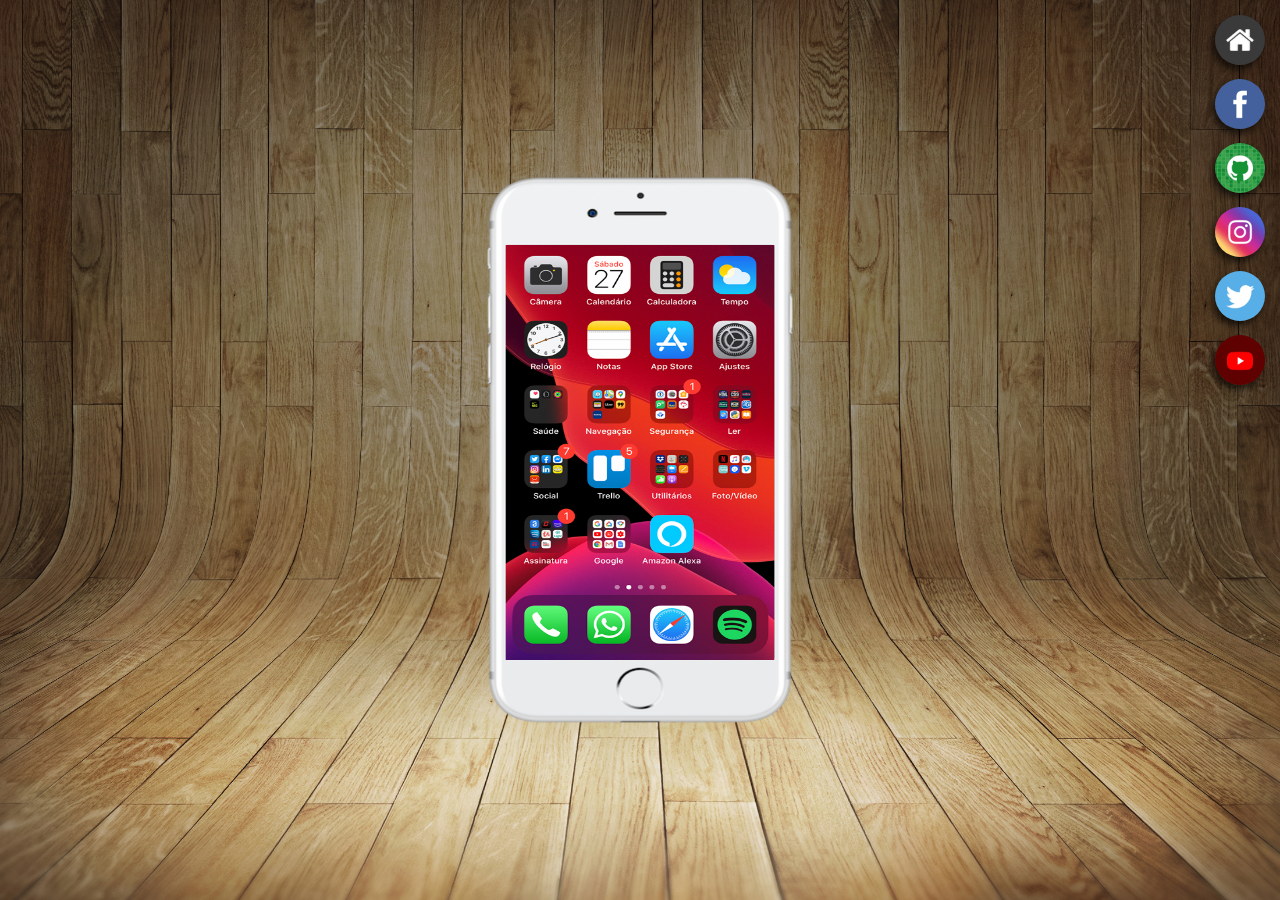
<file: index.html>
<!DOCTYPE html>
<html lang="en">
<head>
    <meta charset="UTF-8">
    <meta http-equiv="X-UA-Compatible" content="IE=edge">
    <meta name="viewport" content="width=device-width, initial-scale=1.0">
    <link rel="shortcut icon" href="favicon.ico" type="image/x-icon">
    <link rel="stylesheet" href="estilo/style.css">
    <title>Redes Sociais</title>
</head>
<body>
    <main>
        <section id="iphone">
            <iframe src="Paginas/home.html" frameborder="0" name="tela" id="tela">Seu navegador nao suporta Iframes, tente atualiza-lo ou troca de navegador!</iframe>
        </section>
        <section id="Botoes">
            <a href="Paginas/home.html" target="tela"><img src="imagens/logo-home.jpg" alt="logo-home"></a><br>
            <a href="Paginas/facebook.html" target="tela"><img src="imagens/logo-facebook.jpg" alt="logo-facebook"></a><br>
            <a href="Paginas/github.html" target="tela"><img src="imagens/logo-github.jpg" alt="logo-github"></a><br>
            <a href="Paginas/instagram.html" target="tela"><img src="imagens/logo-instagram.jpg" alt="logo-instagram"></a><br>
            <a href="Paginas/twitter.html" target="tela"><img src="imagens/logo-twitter.jpg" alt="logo-twitter"></a><br>
            <a href="Paginas/youtube.html" target="tela"><img src="imagens/logo-youtube.jpg" alt="logo-youtube"></a>
        </section>
    </main>
</body>
</html>
</file>
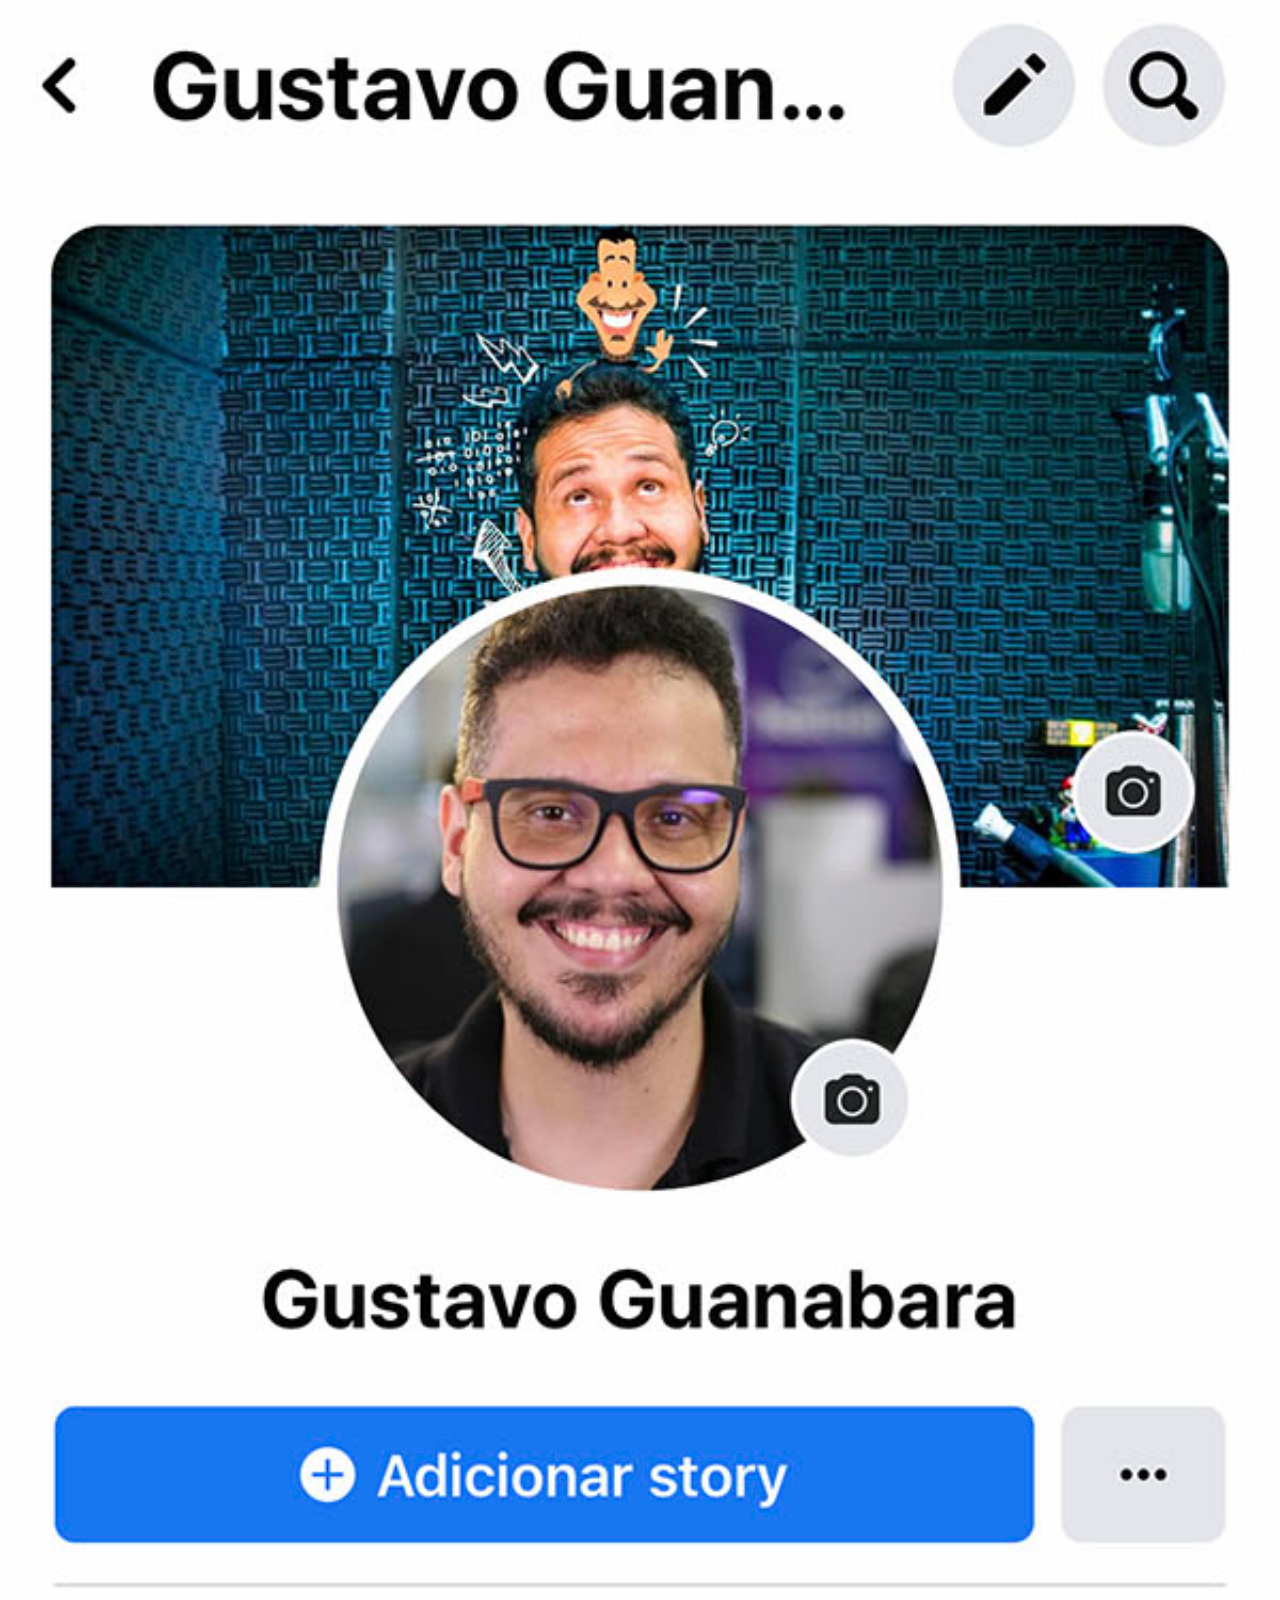
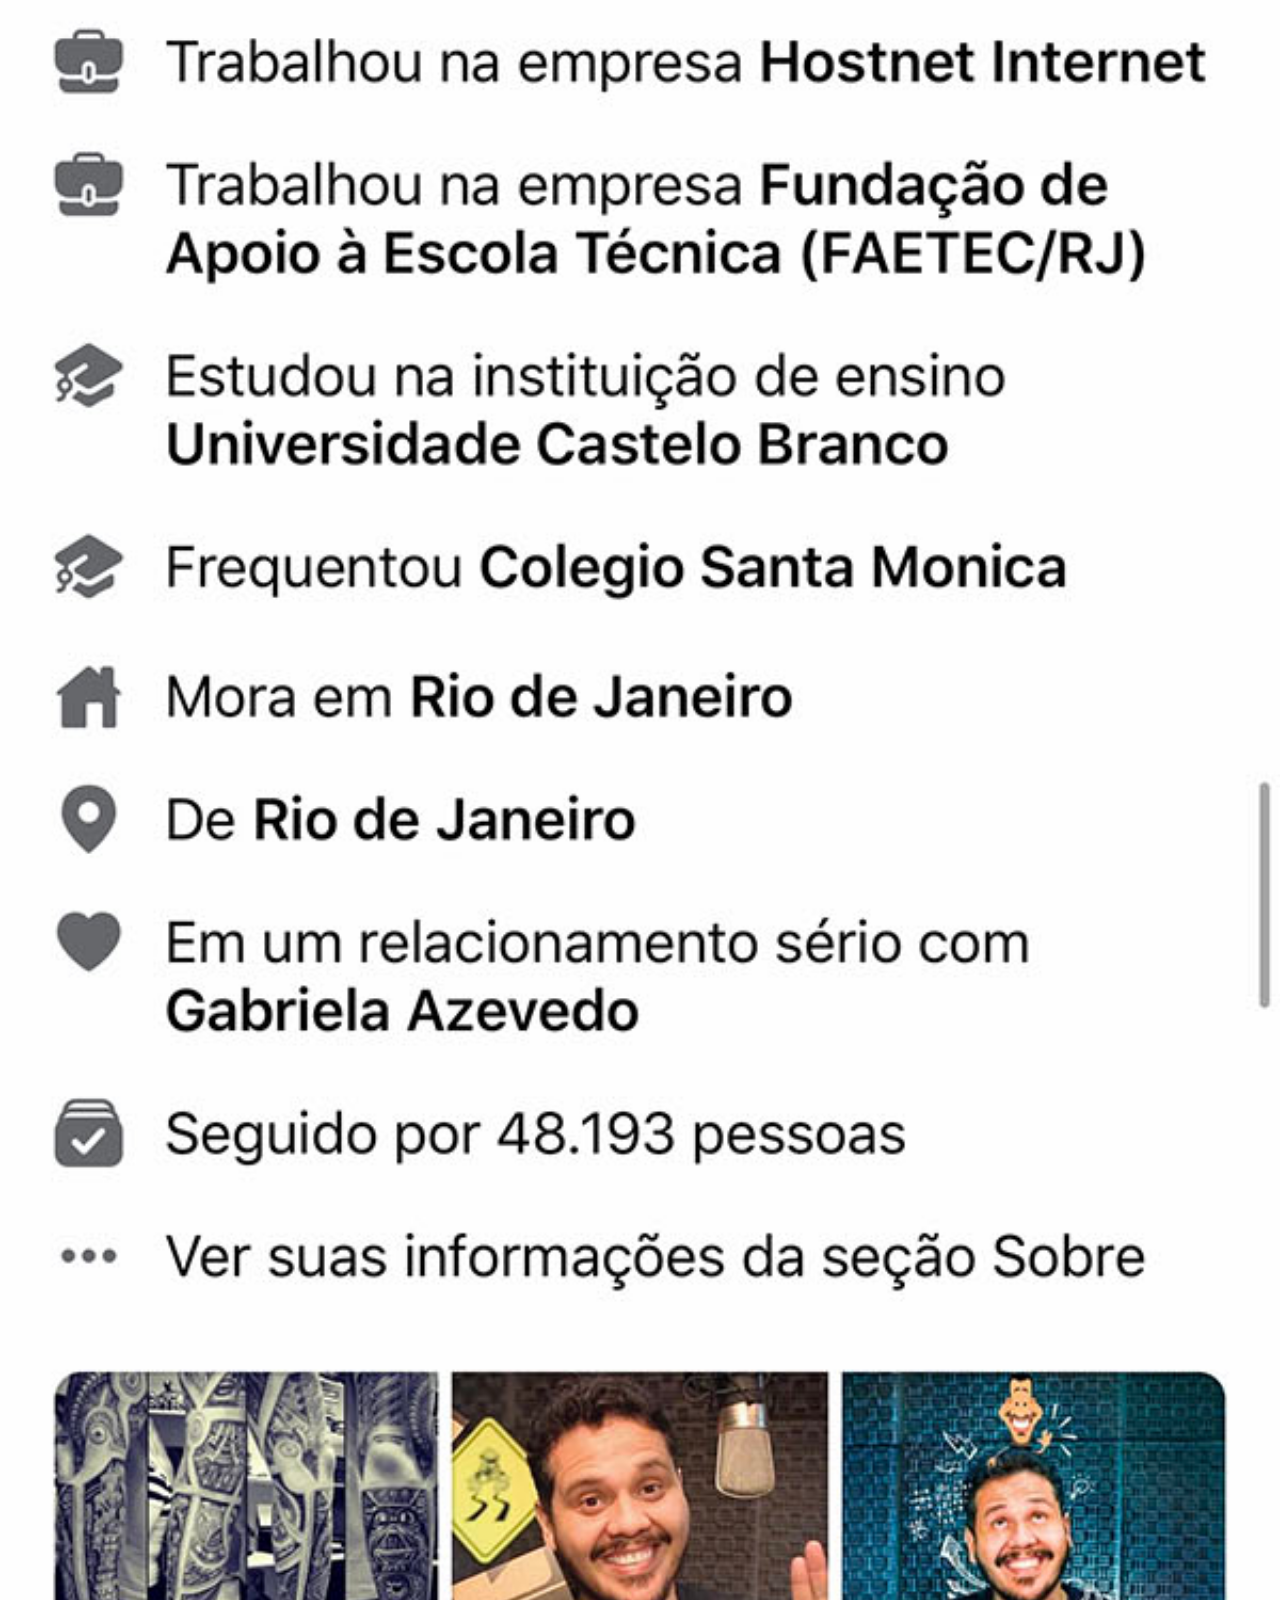
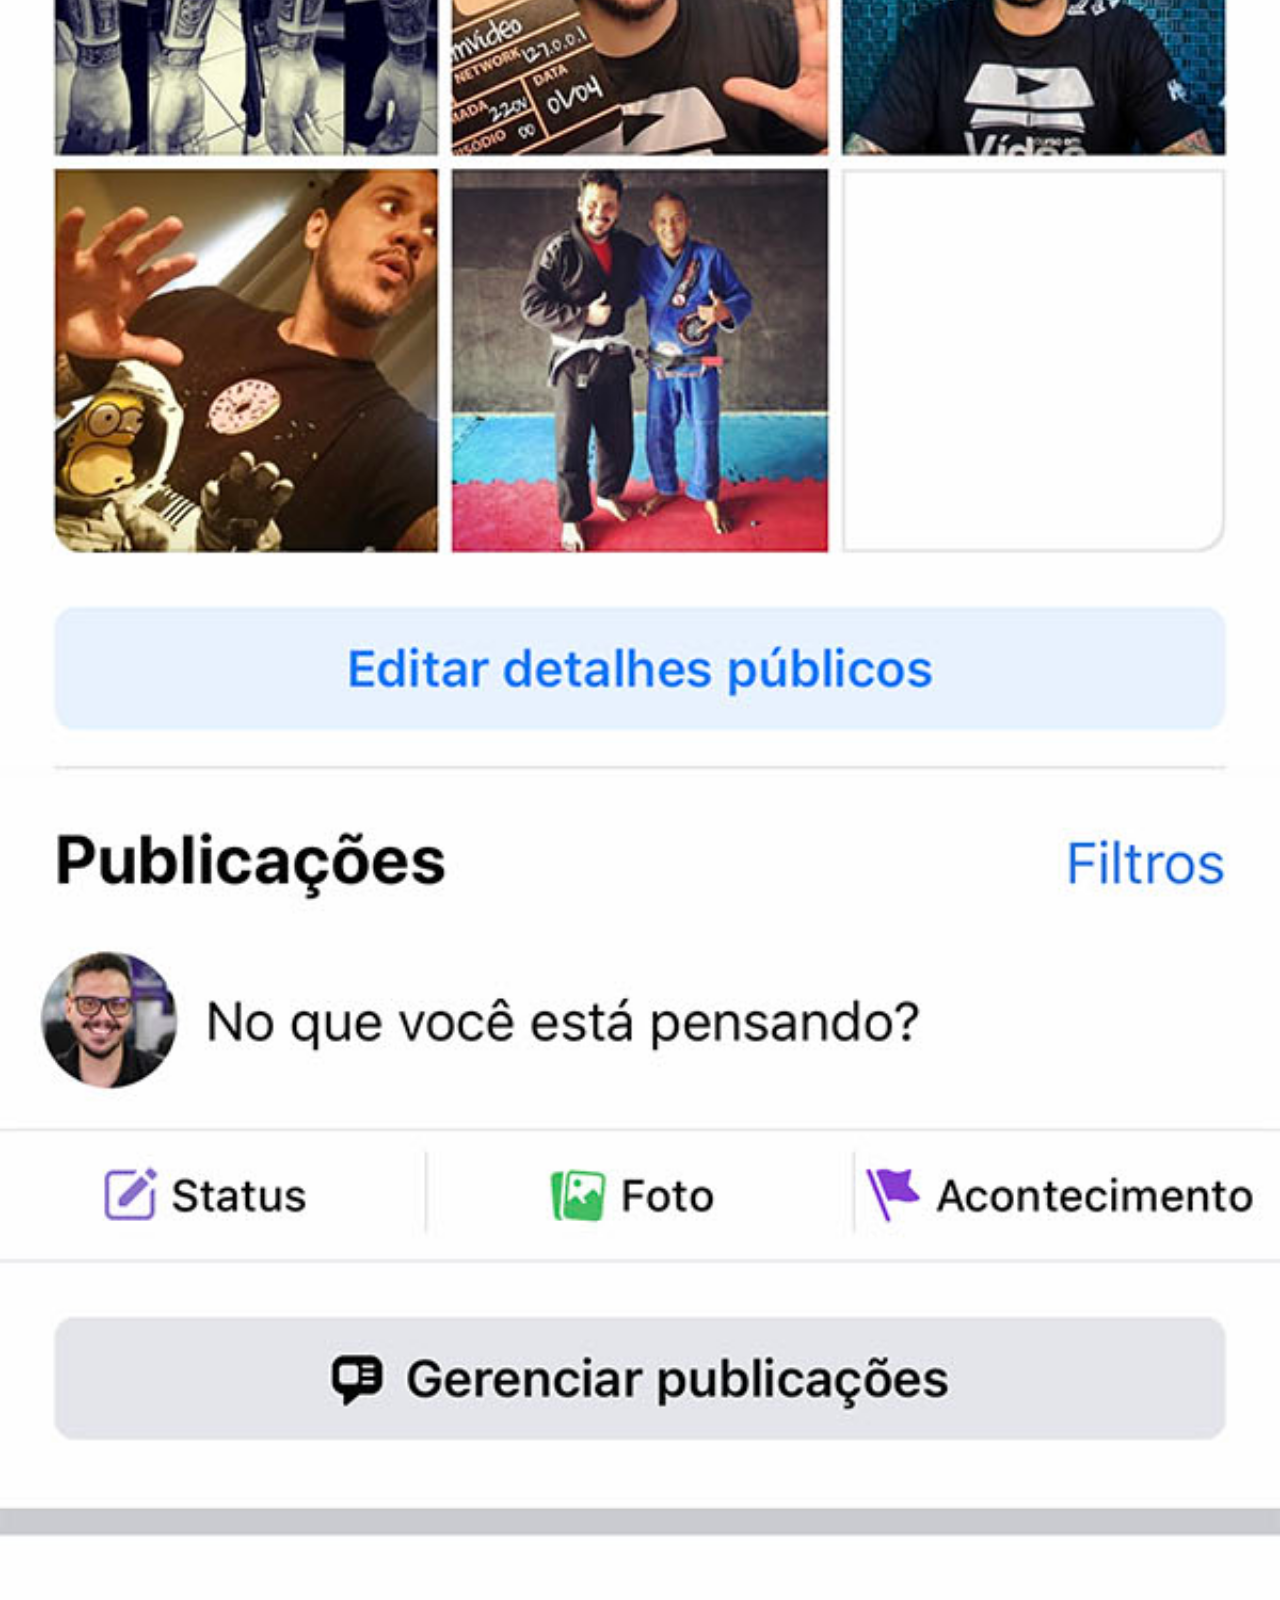
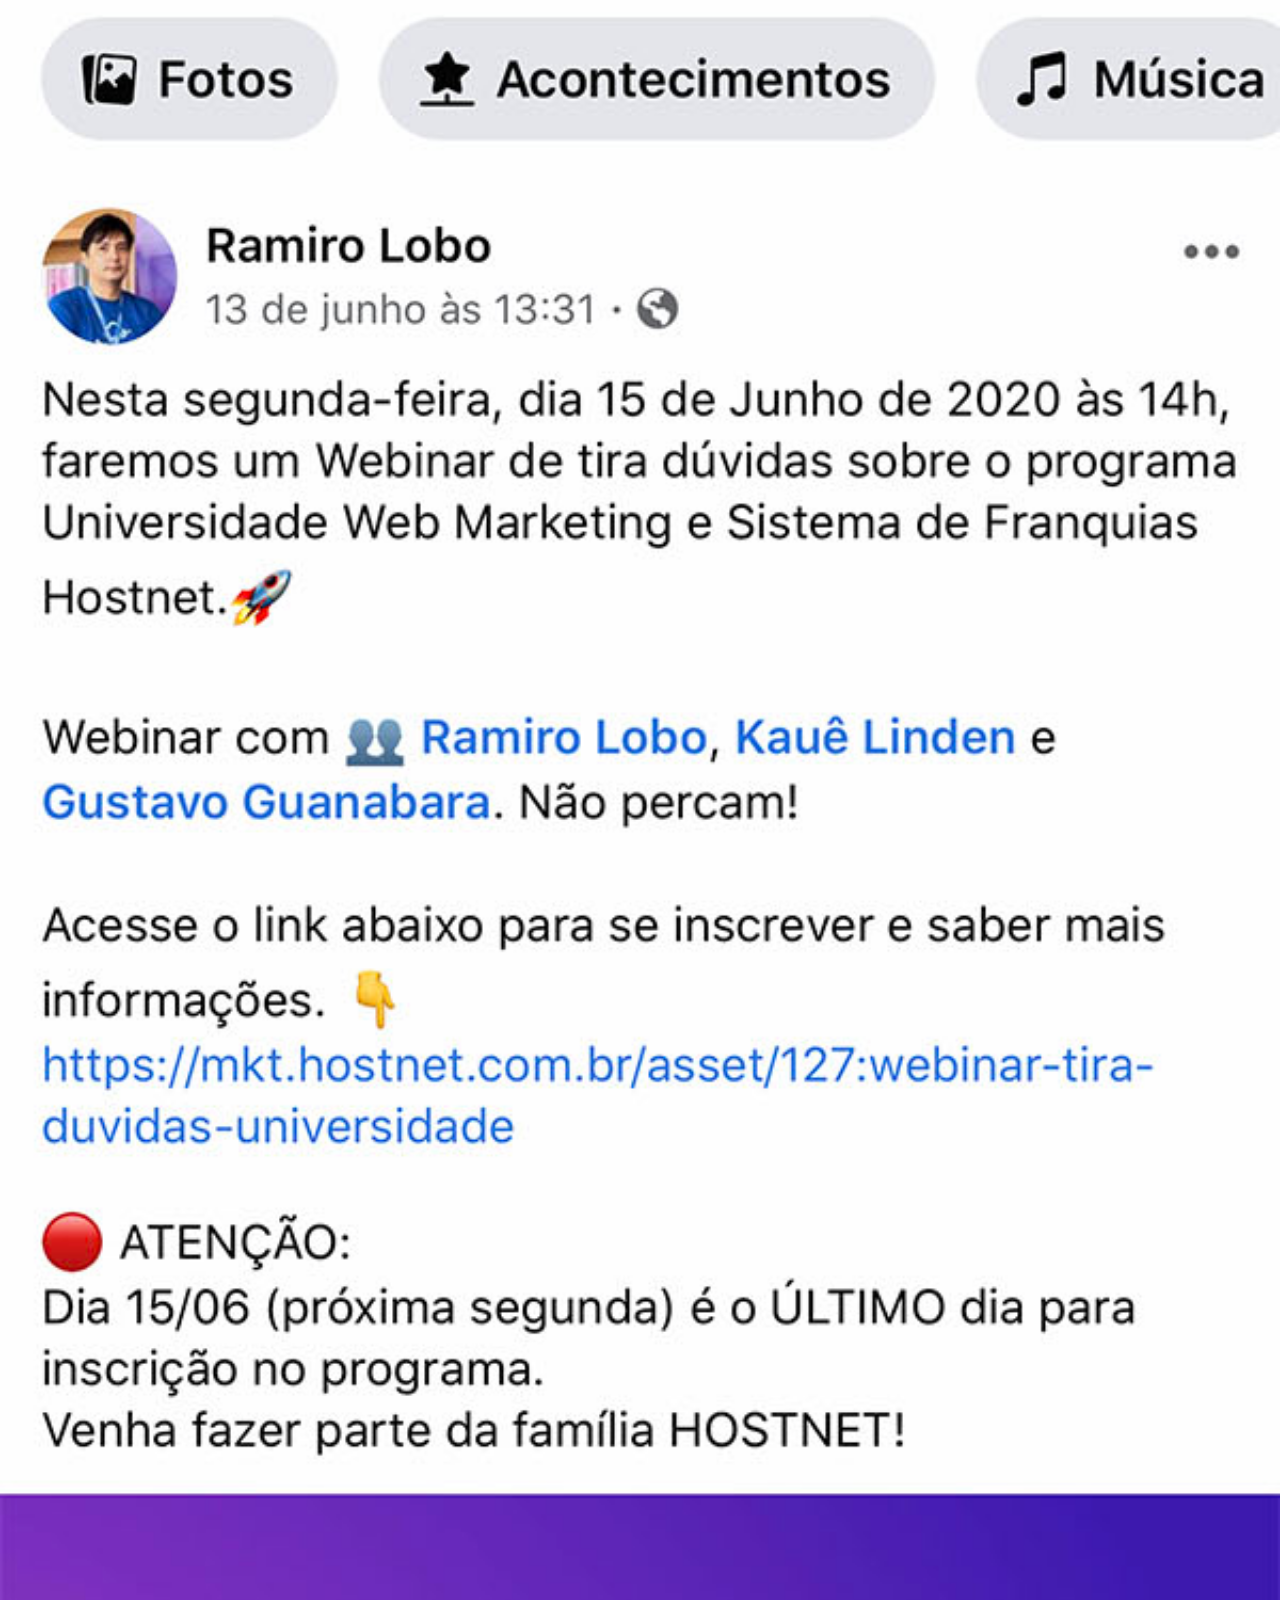
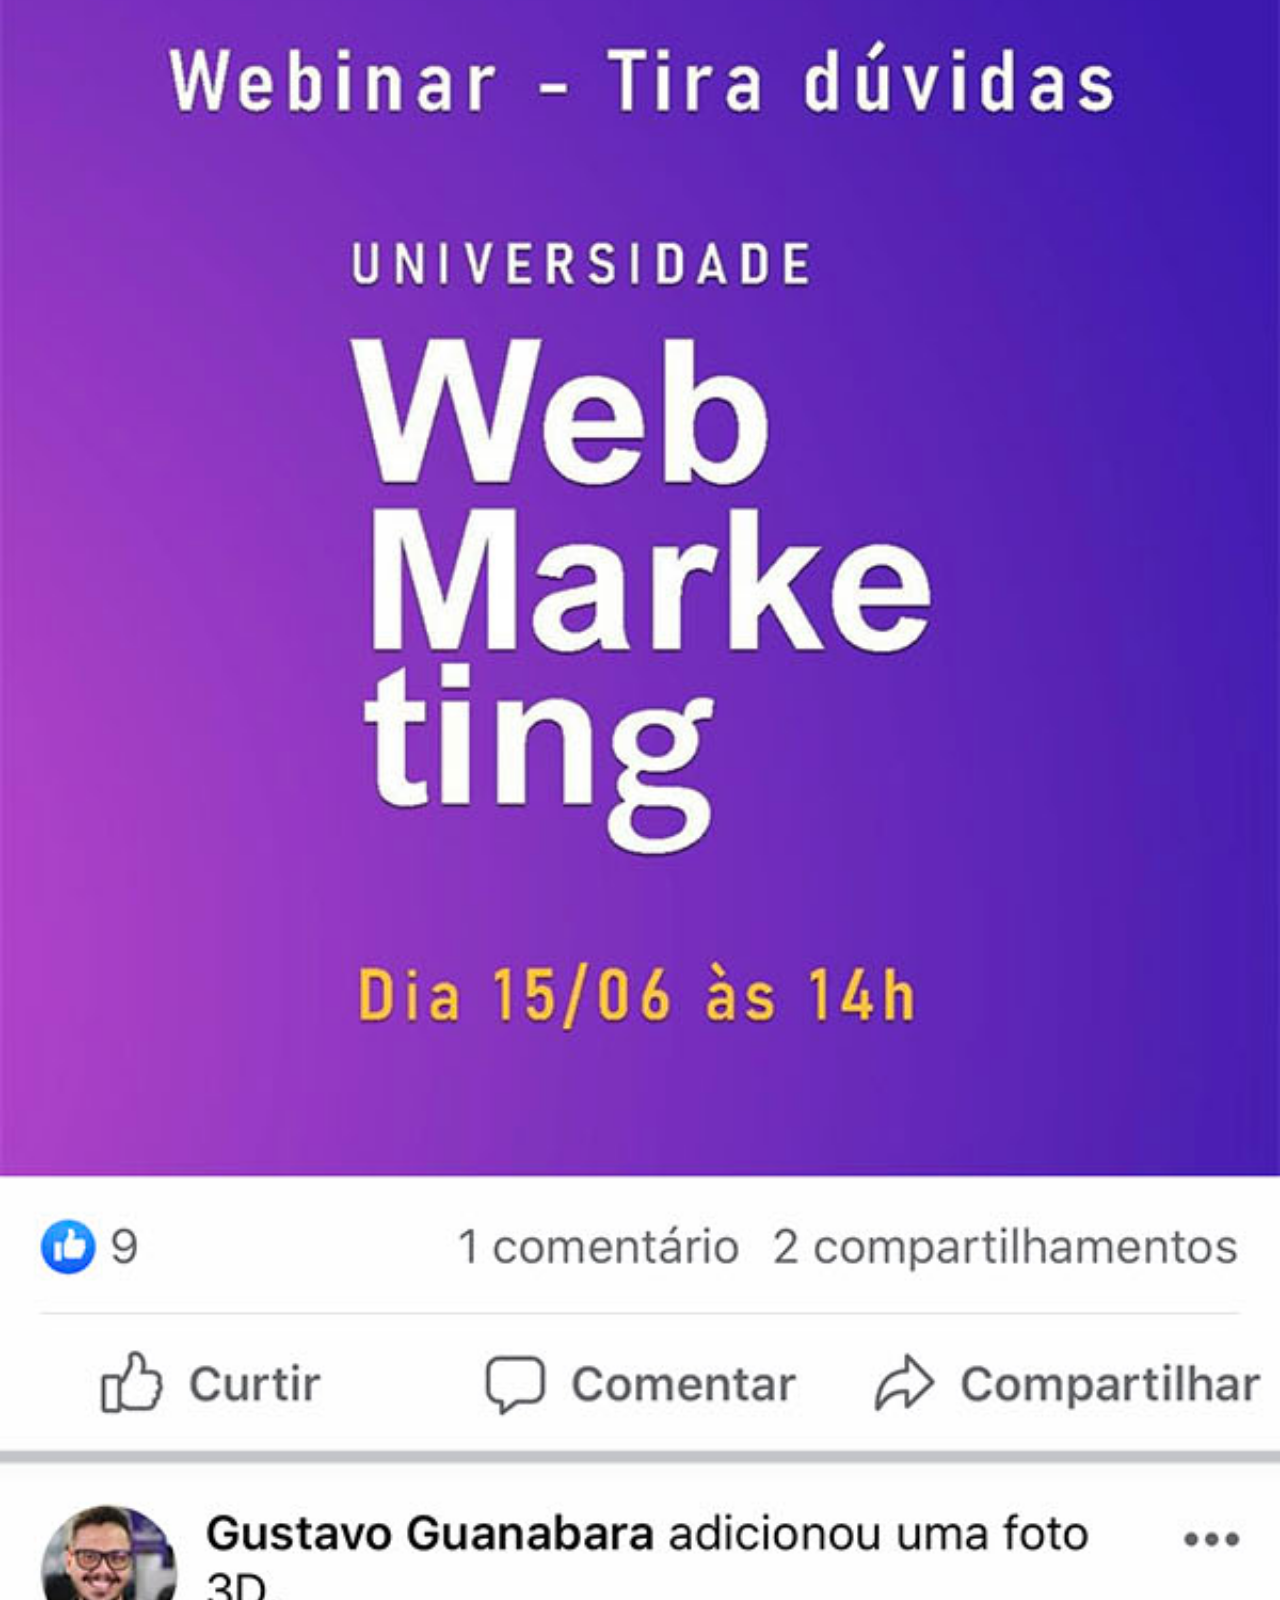
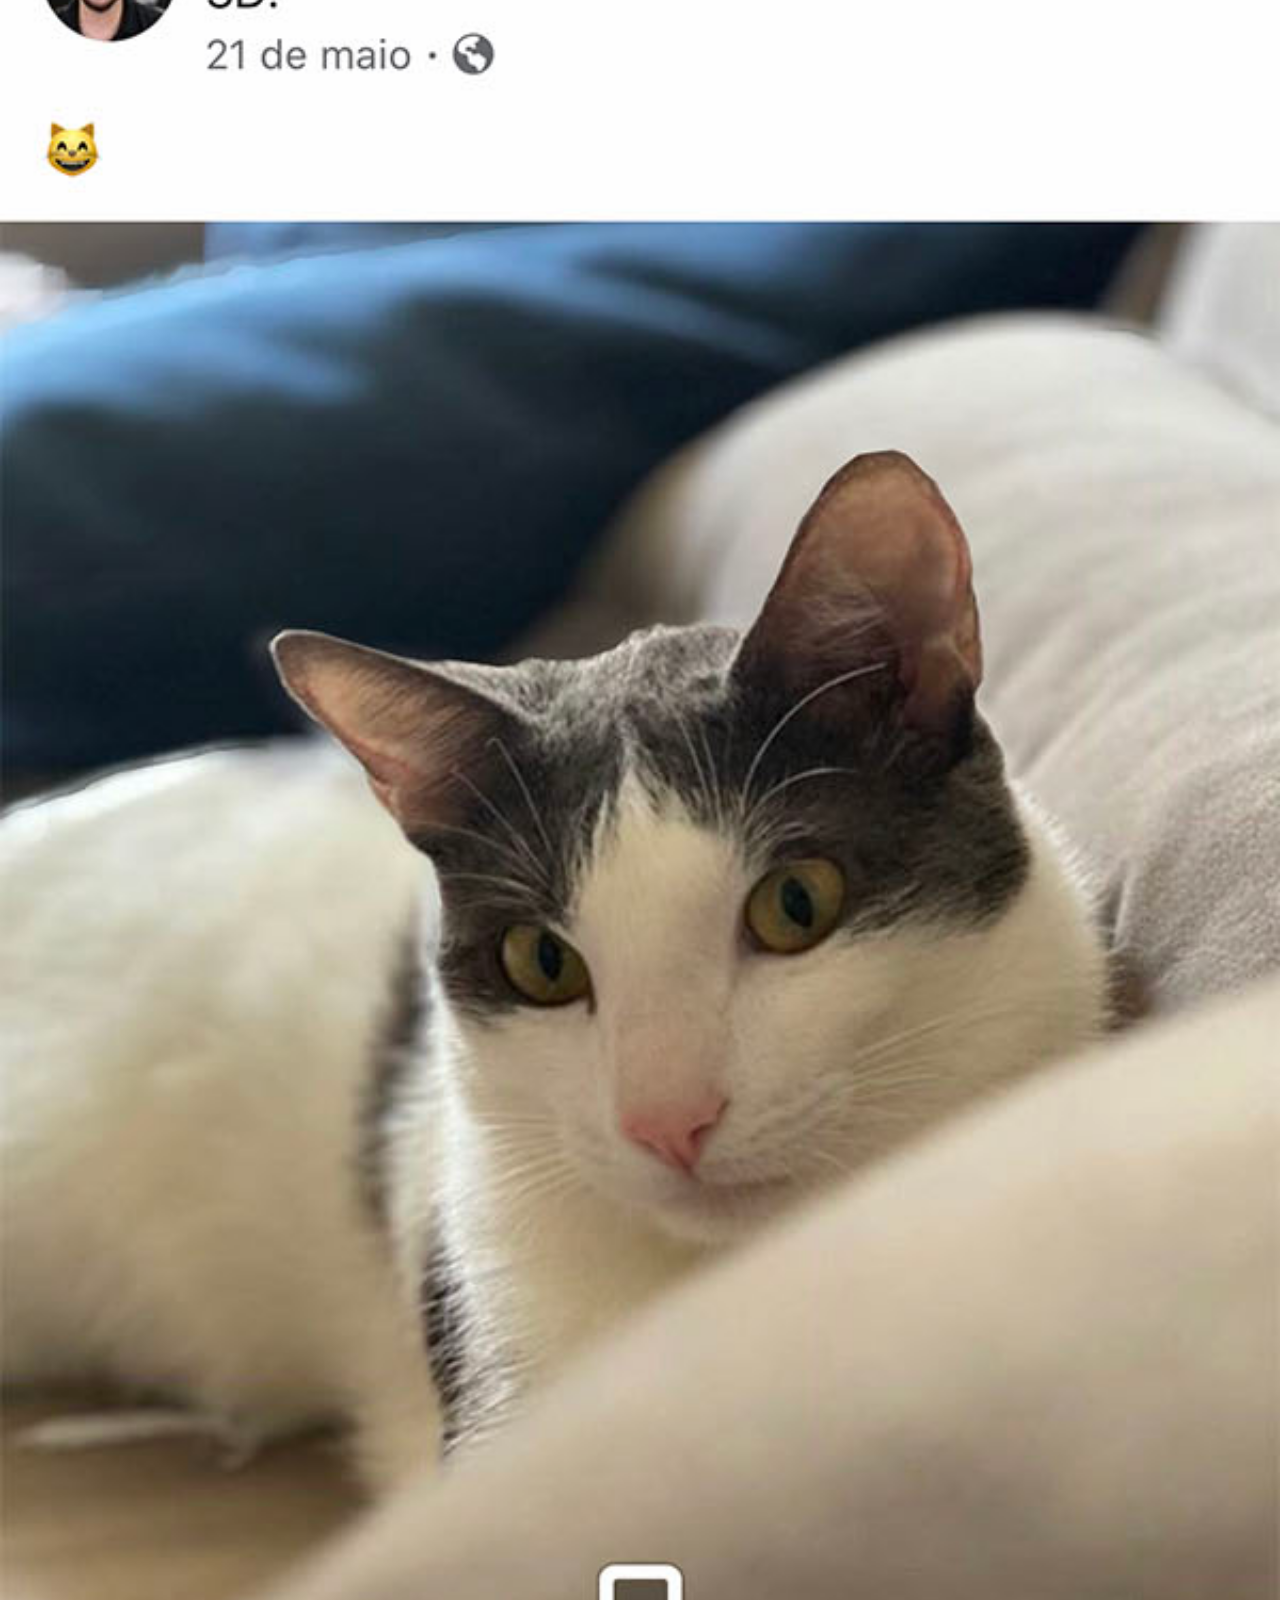
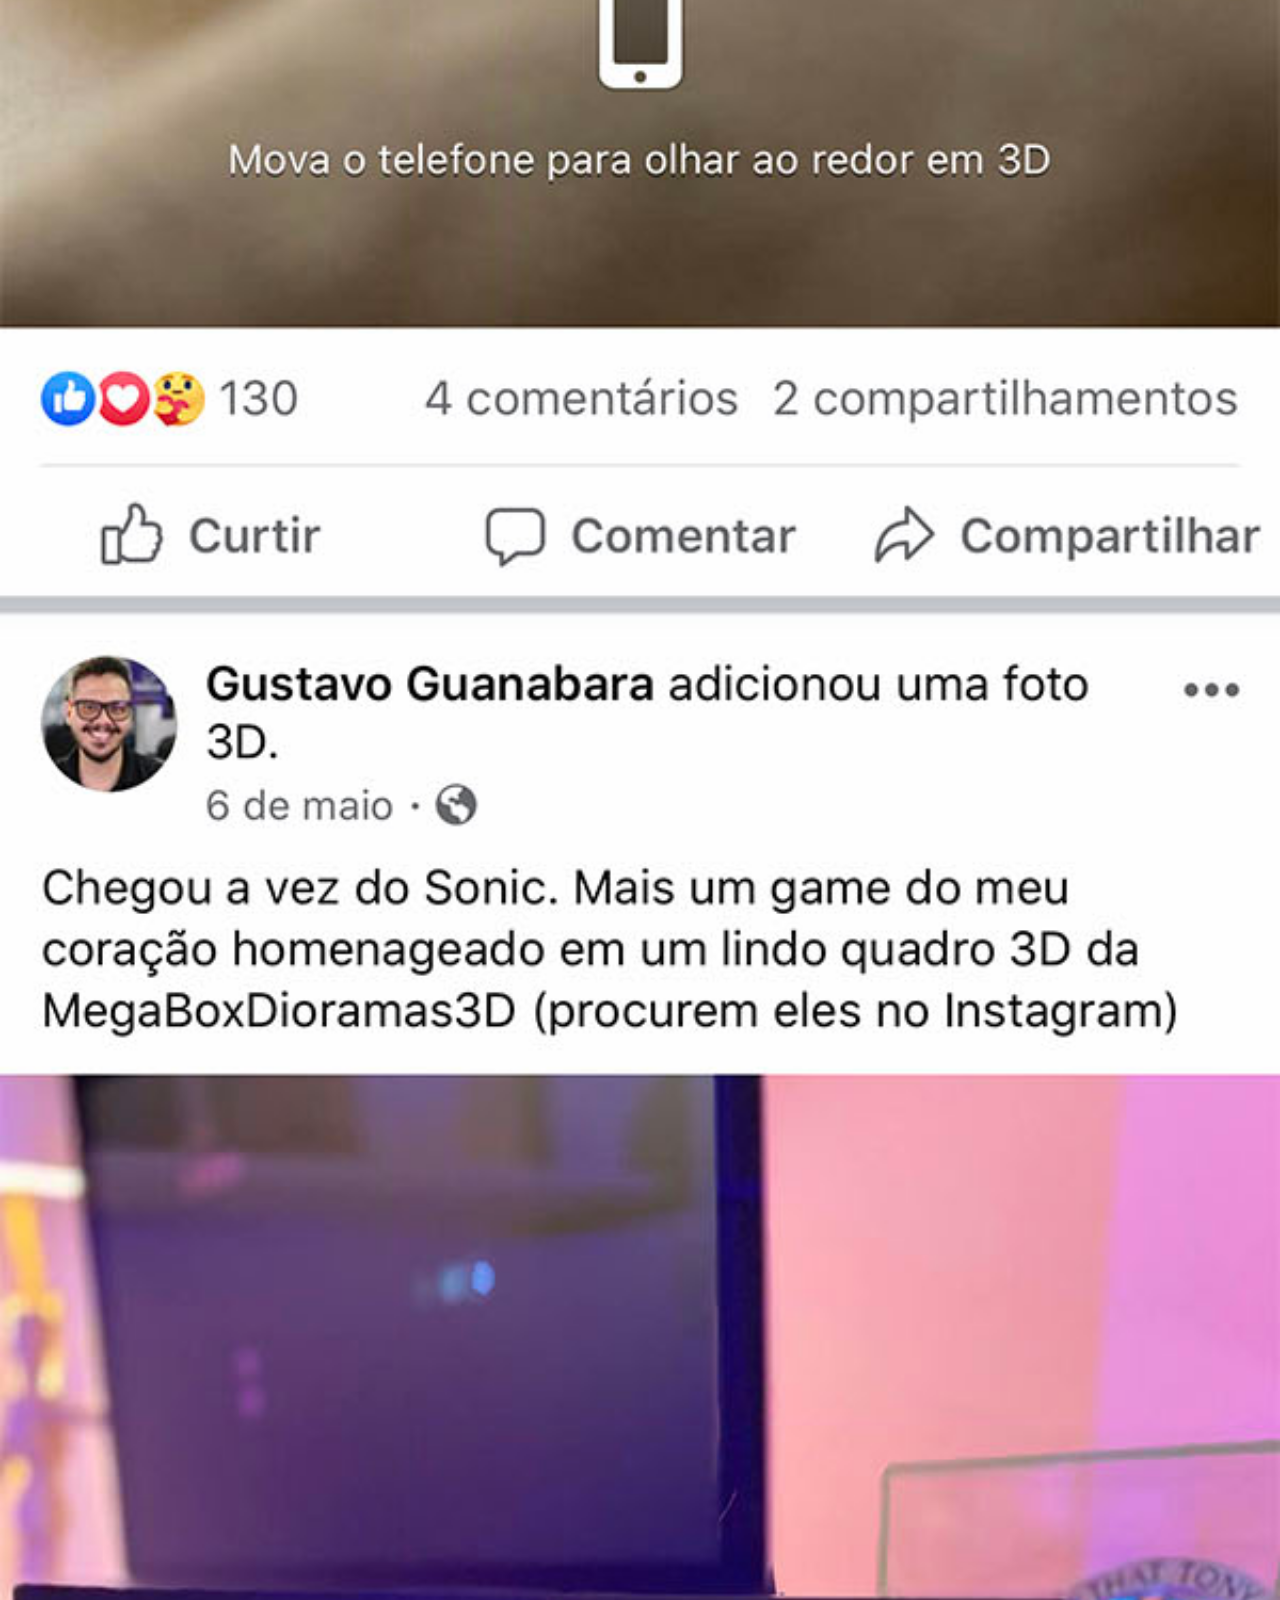
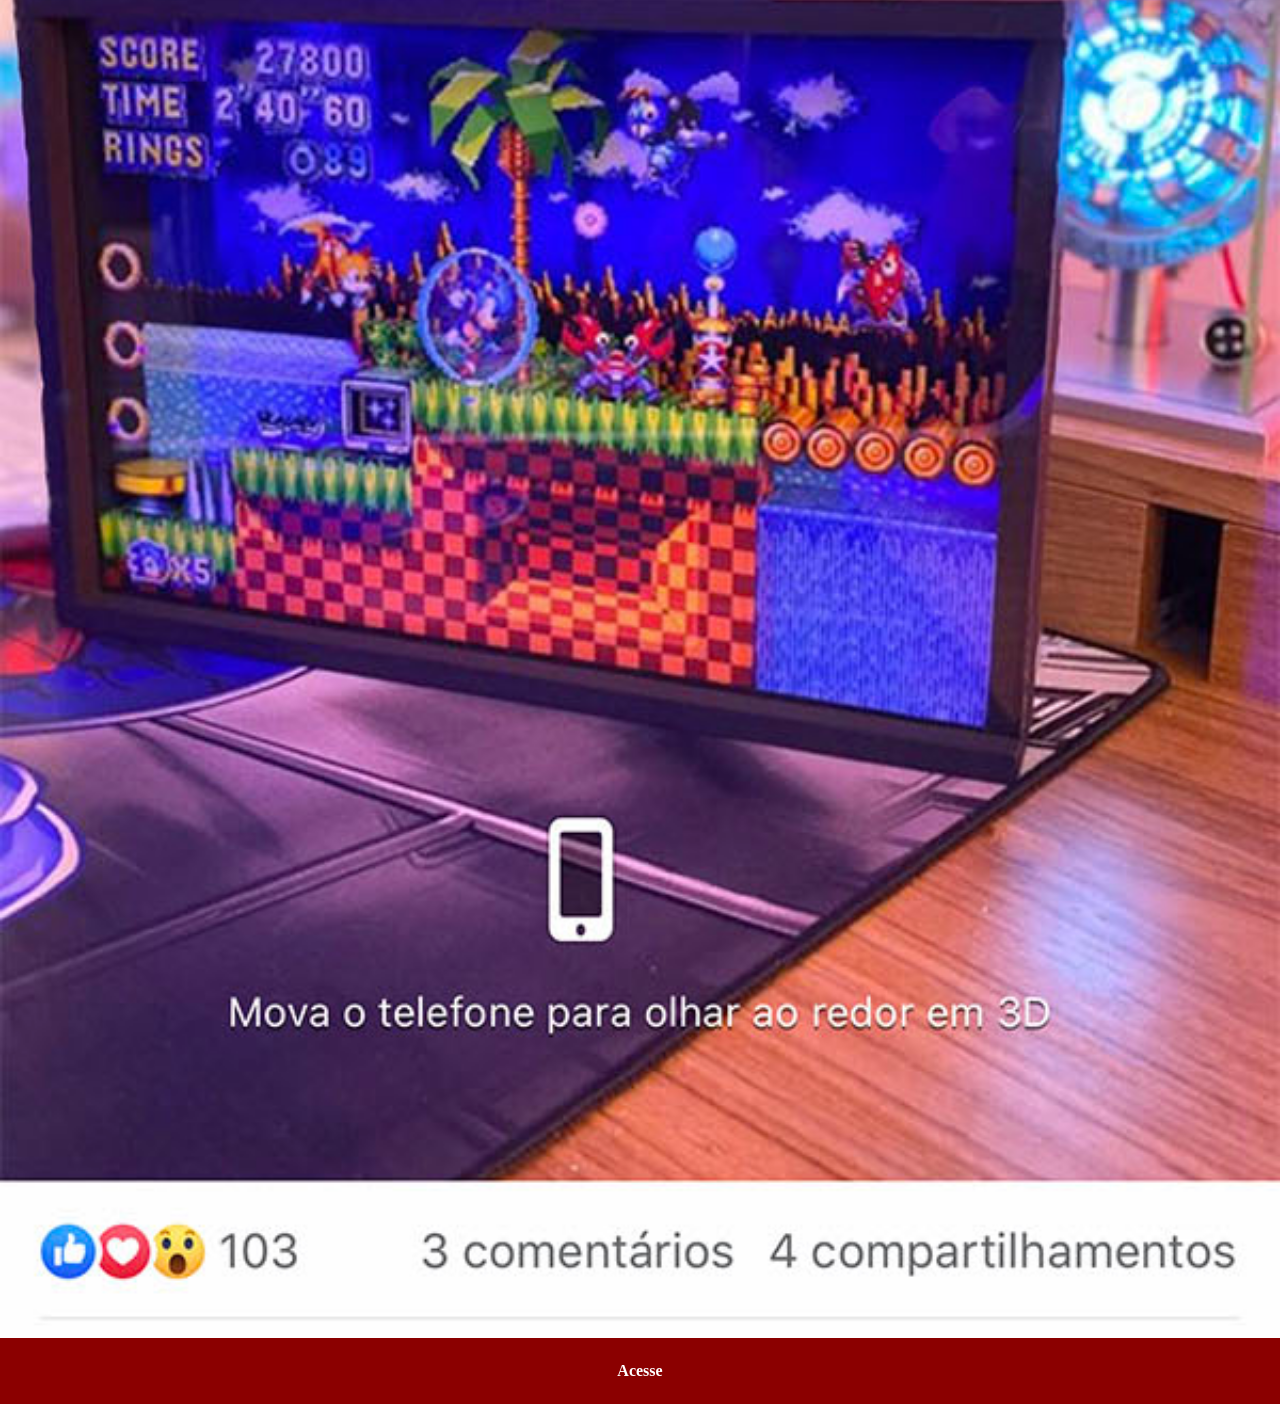
<file: Paginas/facebook.html>
<!DOCTYPE html>
<html lang="en">
<head>
    <meta charset="UTF-8">
    <meta http-equiv="X-UA-Compatible" content="IE=edge">
    <meta name="viewport" content="width=device-width, initial-scale=1.0">
    <link rel="stylesheet" href="social.css">
    <title>Facebook</title>
</head>
<body>
    <img src="../imagens/tela-facebook.jpg" alt="facebook">
    <a href="https://web.facebook.com/" target="_blank">Acesse</a>
</body>
</html>
</file>
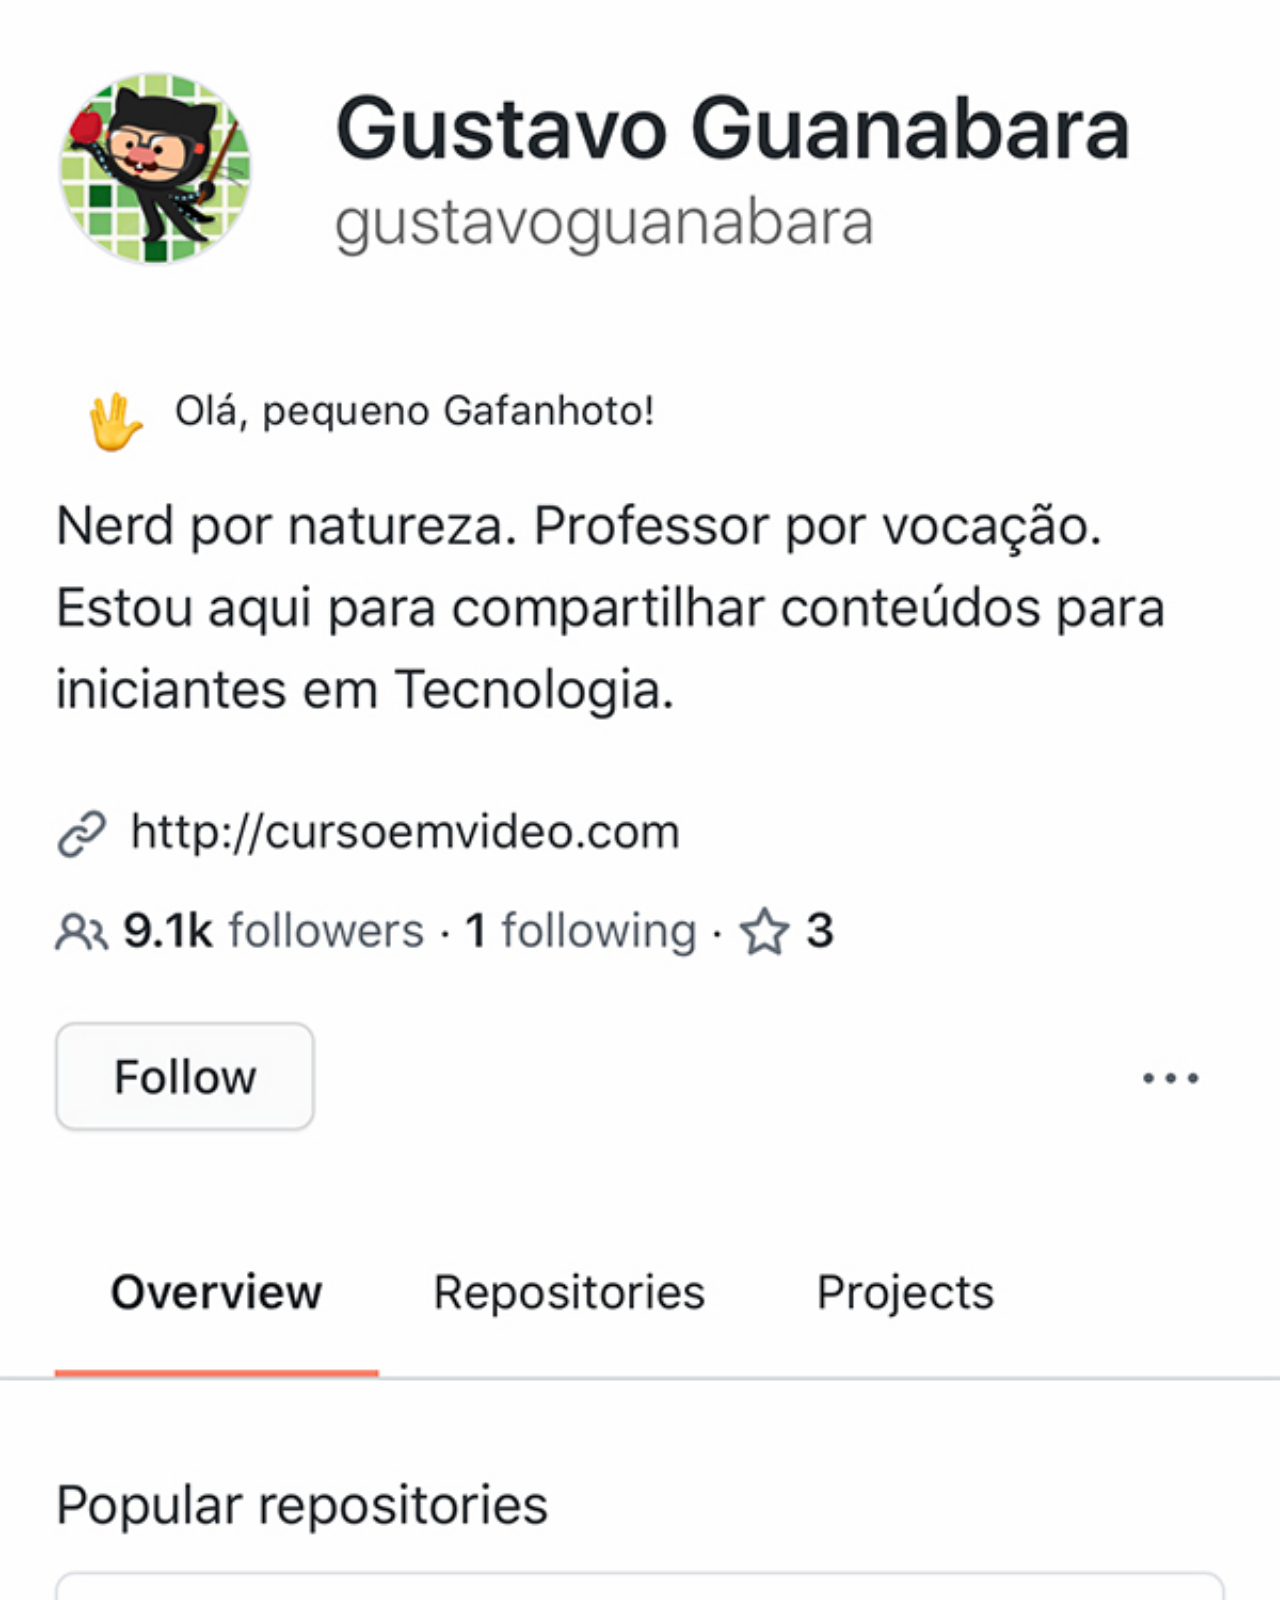
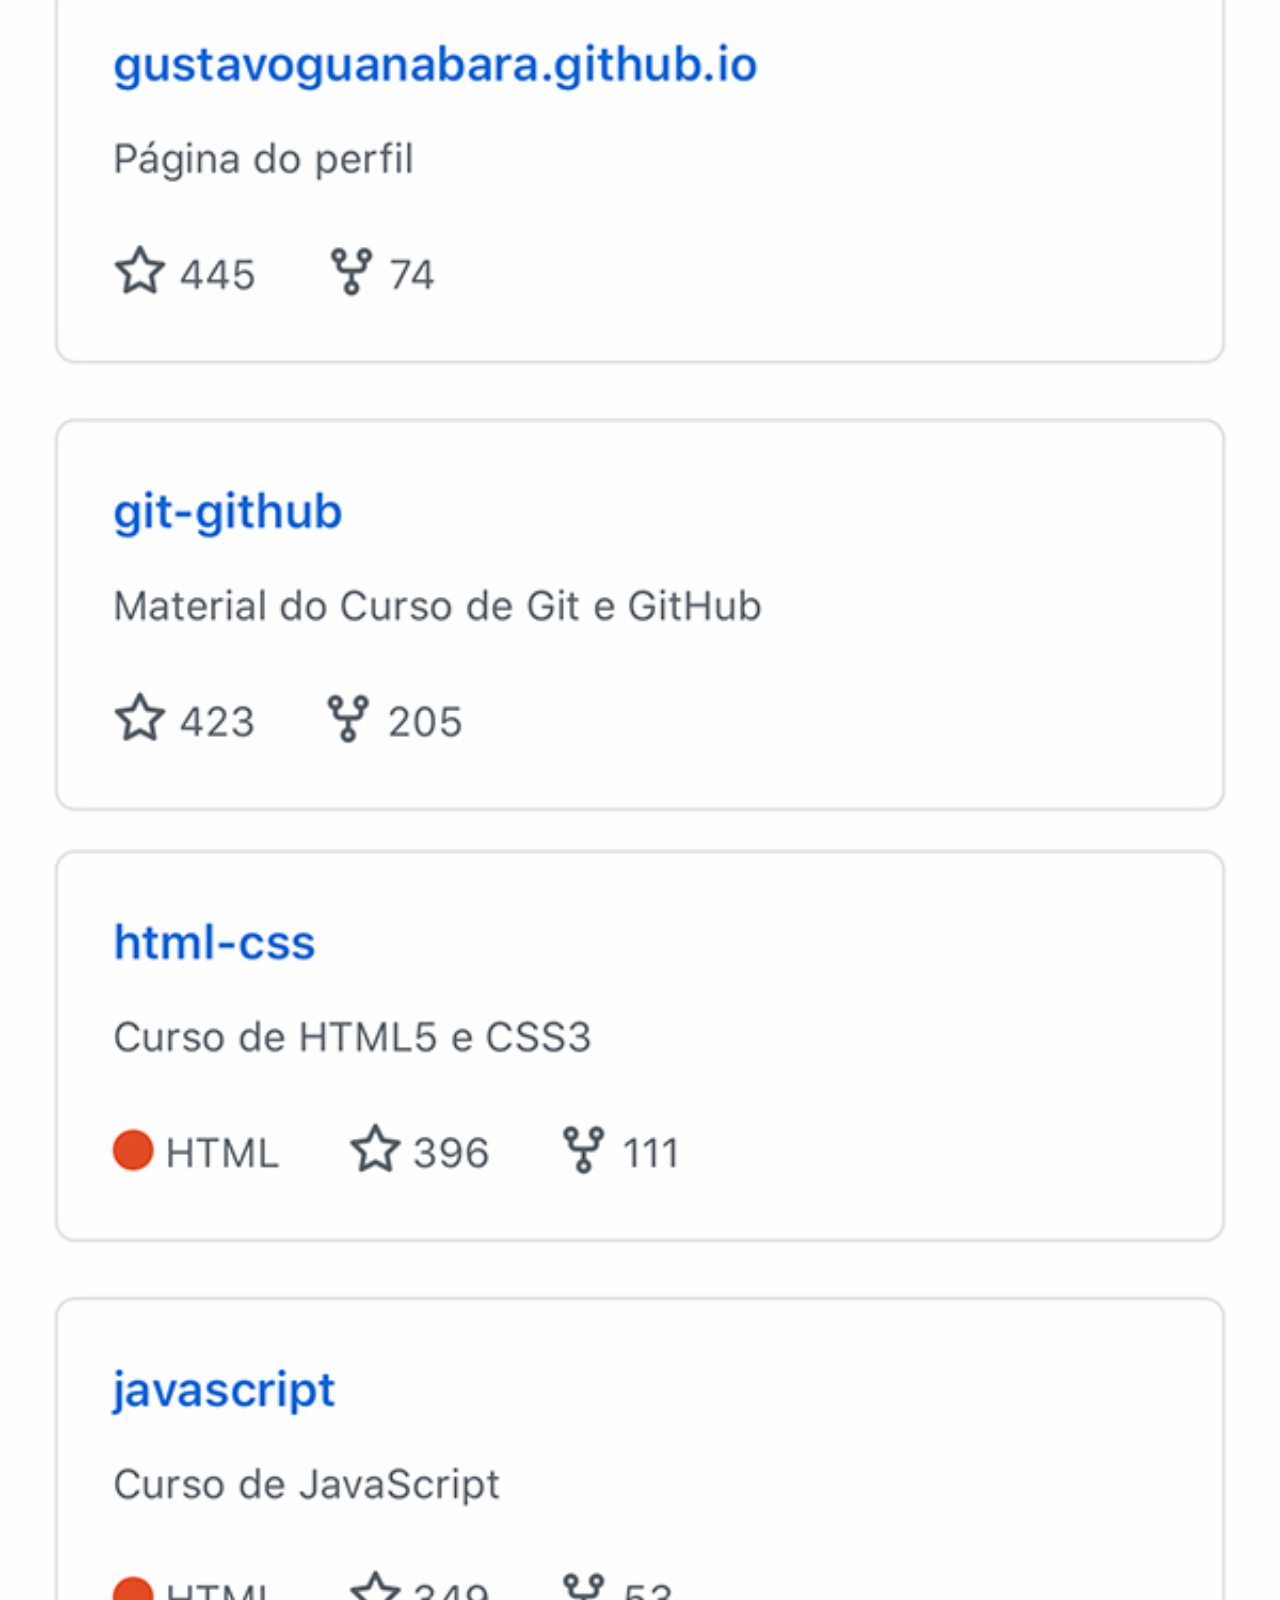
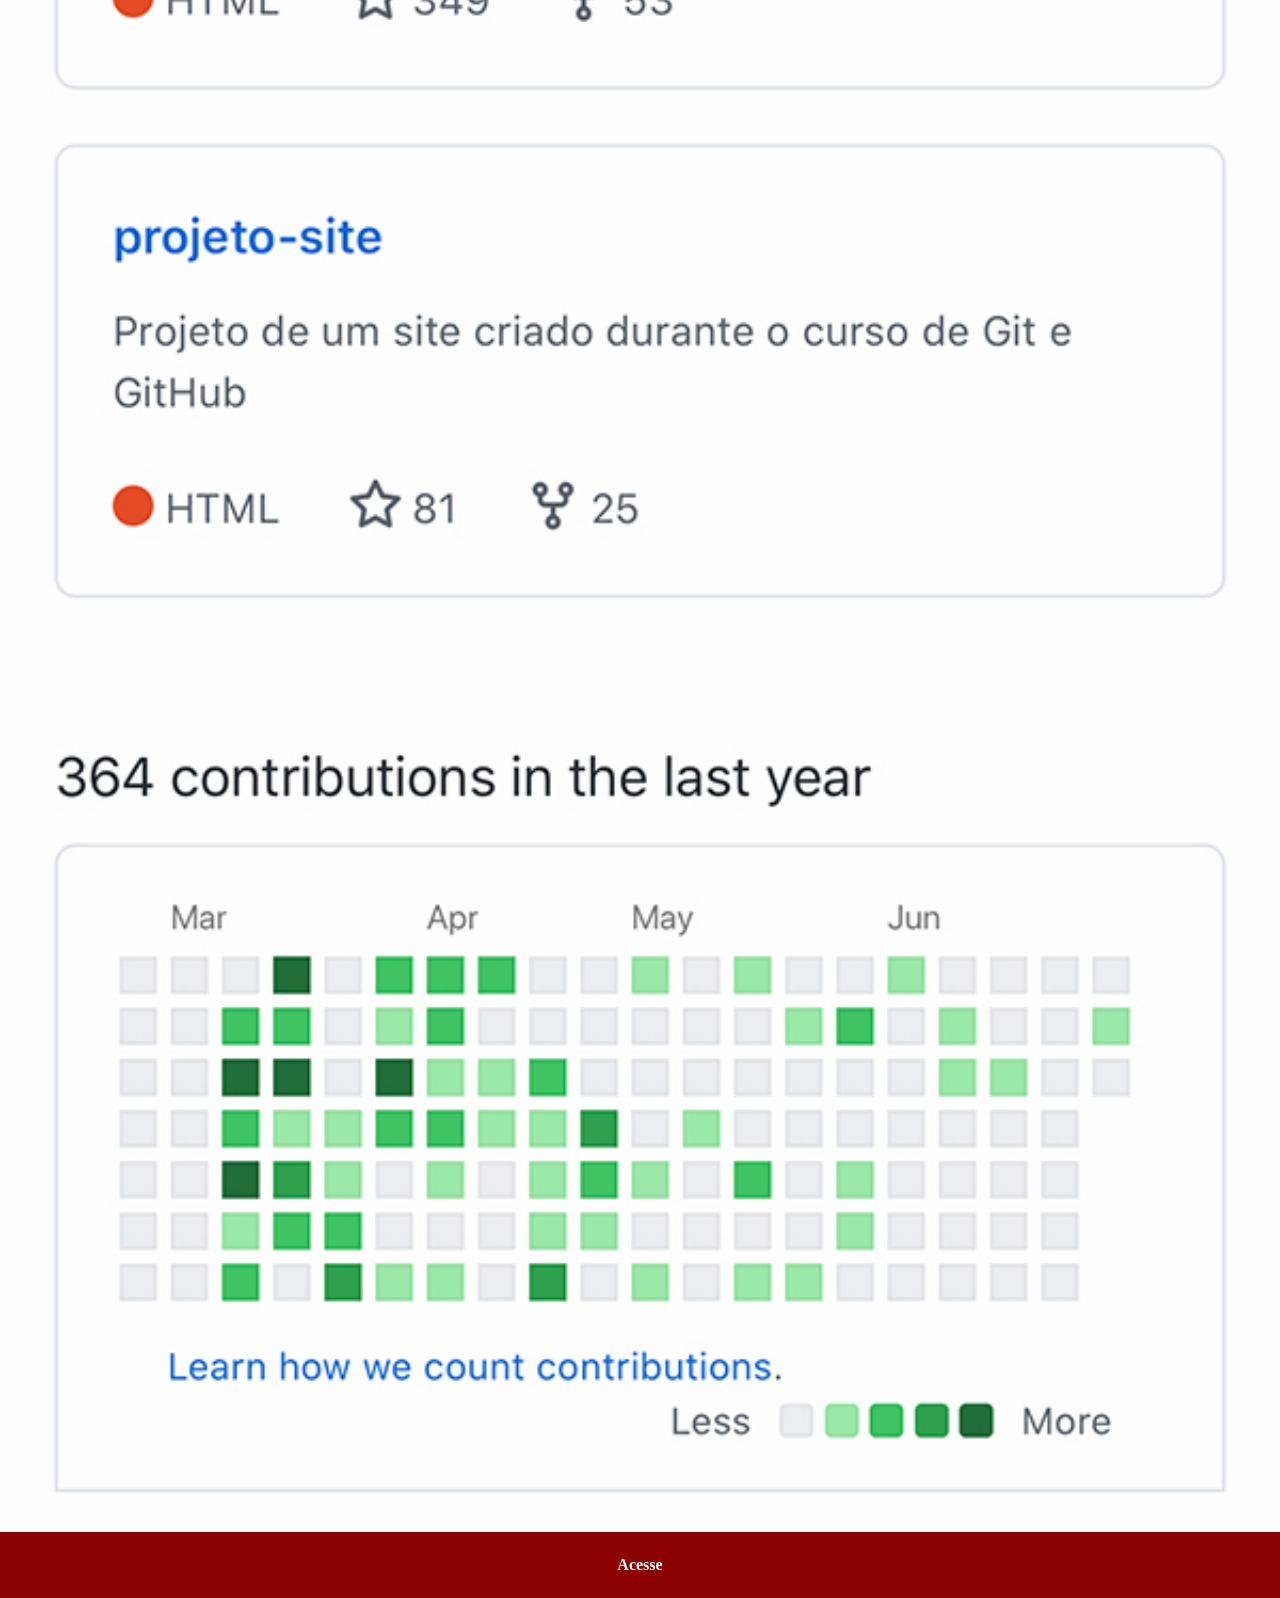
<file: Paginas/github.html>
<!DOCTYPE html>
<html lang="en">
<head>
    <meta charset="UTF-8">
    <meta http-equiv="X-UA-Compatible" content="IE=edge">
    <meta name="viewport" content="width=device-width, initial-scale=1.0">
    <link rel="stylesheet" href="social.css">
    <title>GitHub</title>
</head>
<body>
    <img src="../imagens/tela-github.jpg" alt="tela-github">
    <a href="https://github.com/account" target="_blank">Acesse</a>
</body>
</html>
</file>
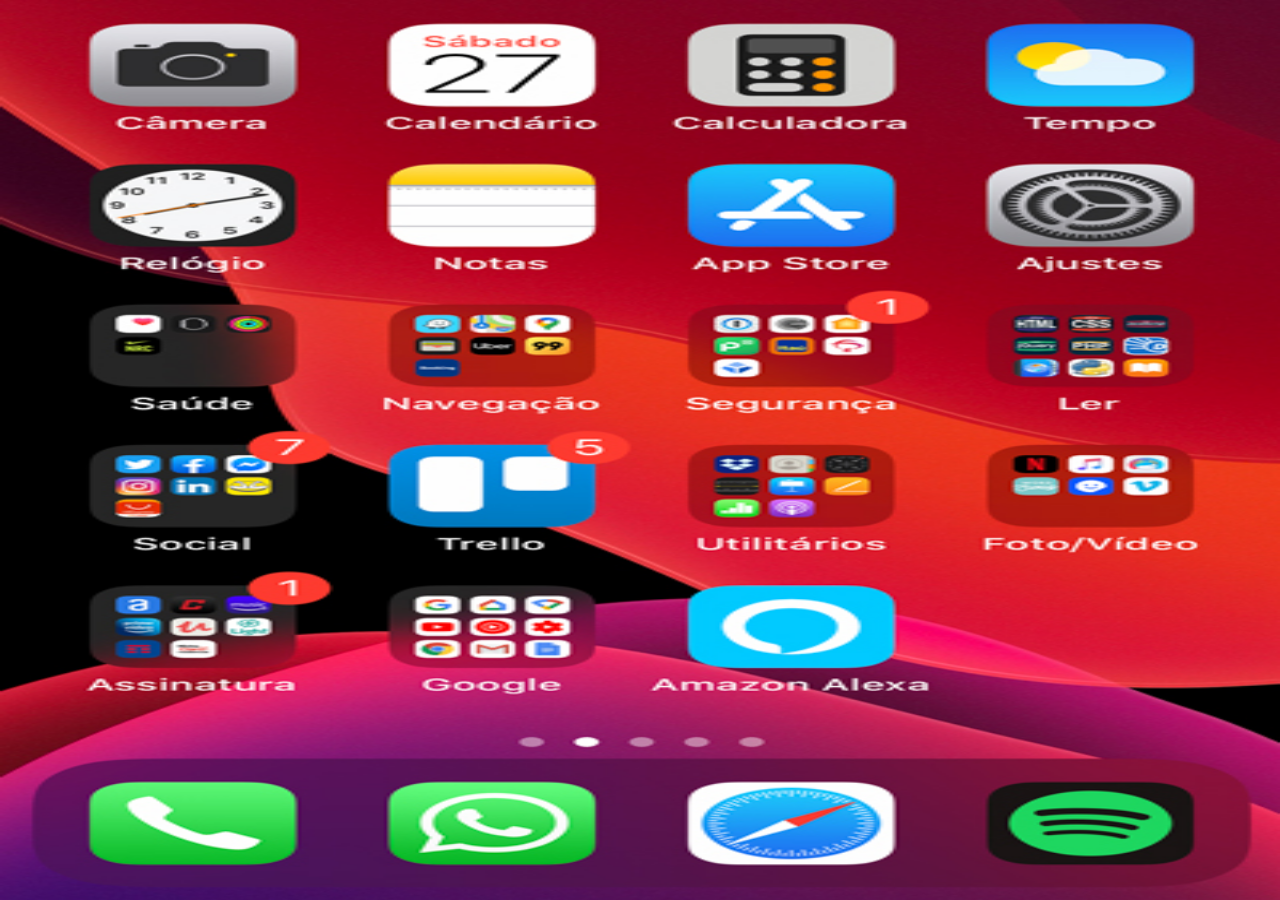
<file: Paginas/home.html>
<!DOCTYPE html>
<html lang="en">
<head>
    <meta charset="UTF-8">
    <meta http-equiv="X-UA-Compatible" content="IE=edge">
    <meta name="viewport" content="width=device-width, initial-scale=1.0">
    <style>
        *{
            margin: 0px;
            padding: 0px;
        }
        body{
            width: 100vw;
            height: 100vh;
            background: url("../imagens/tela-home.jpg") no-repeat top center;
            background-size: 100% 100%;
        }
    </style>
    <title>Home</title>
</head>
<body>
    
</body>
</html>
</file>
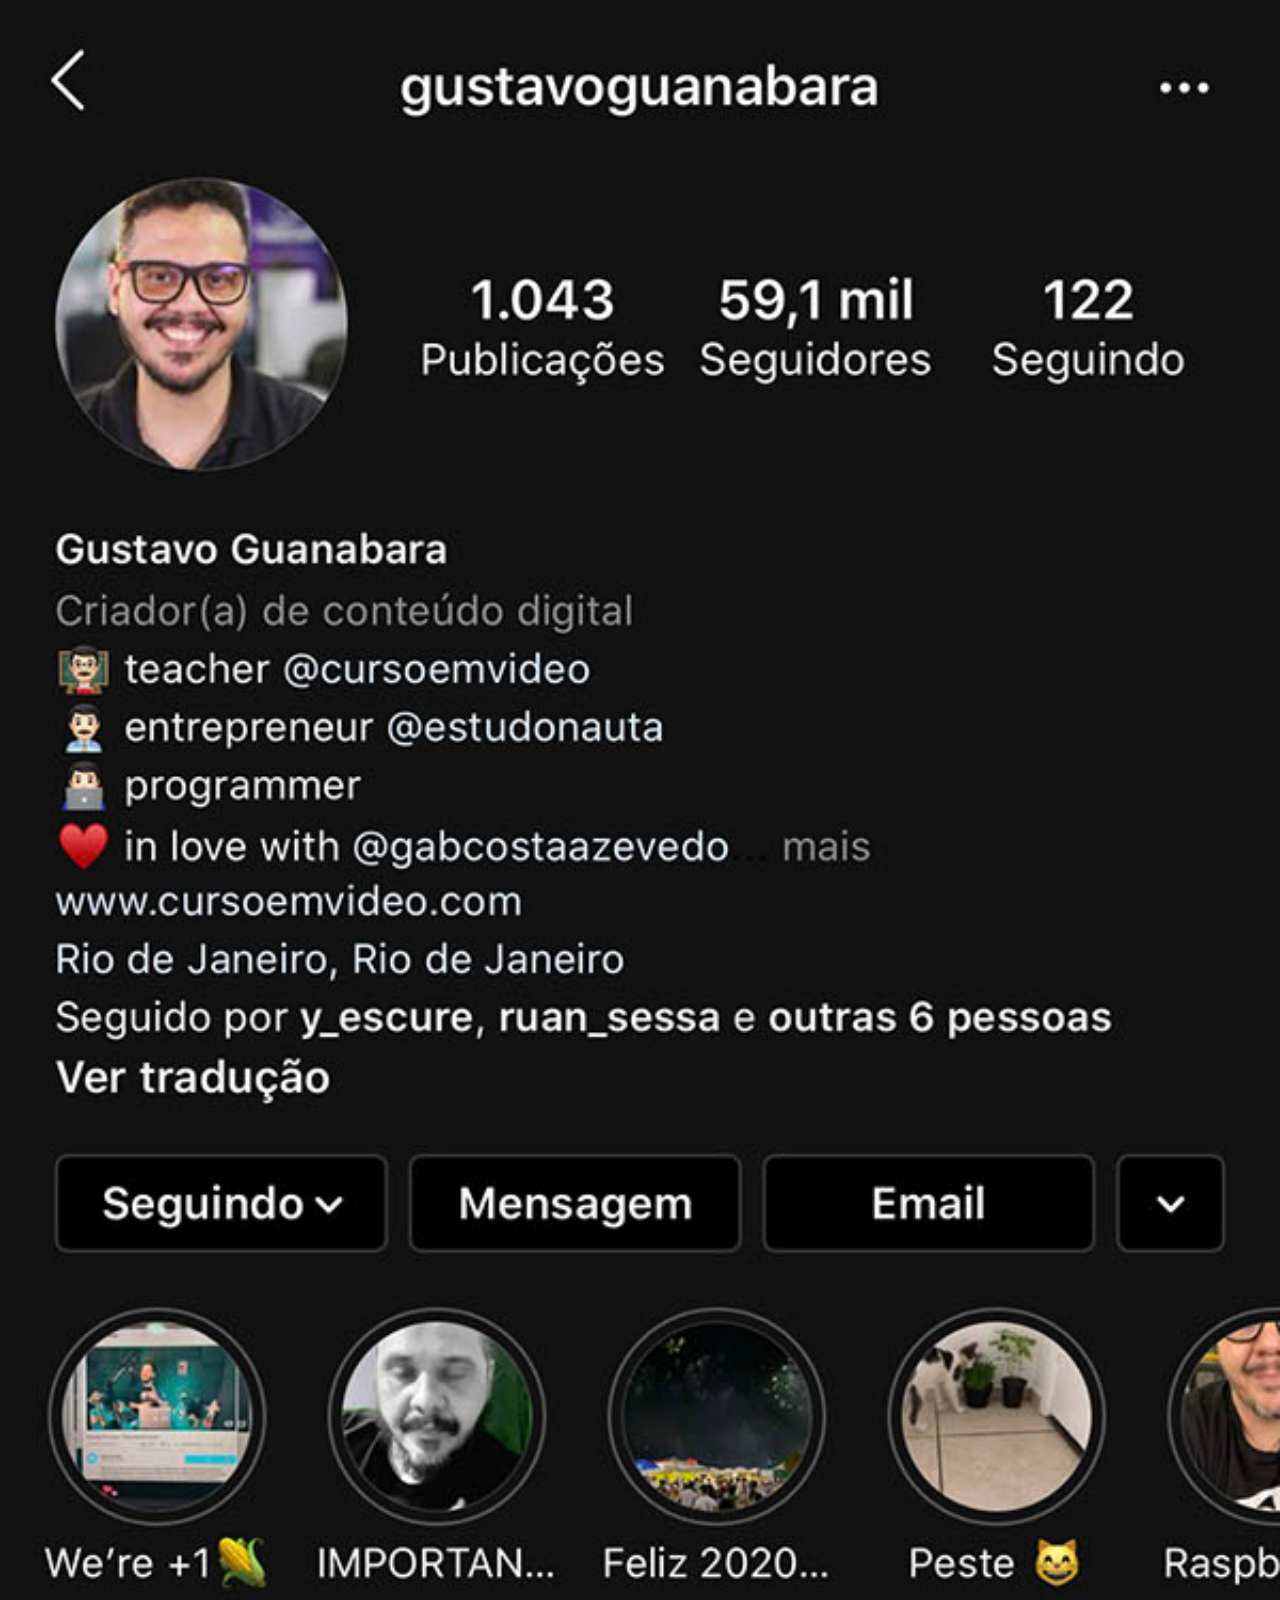
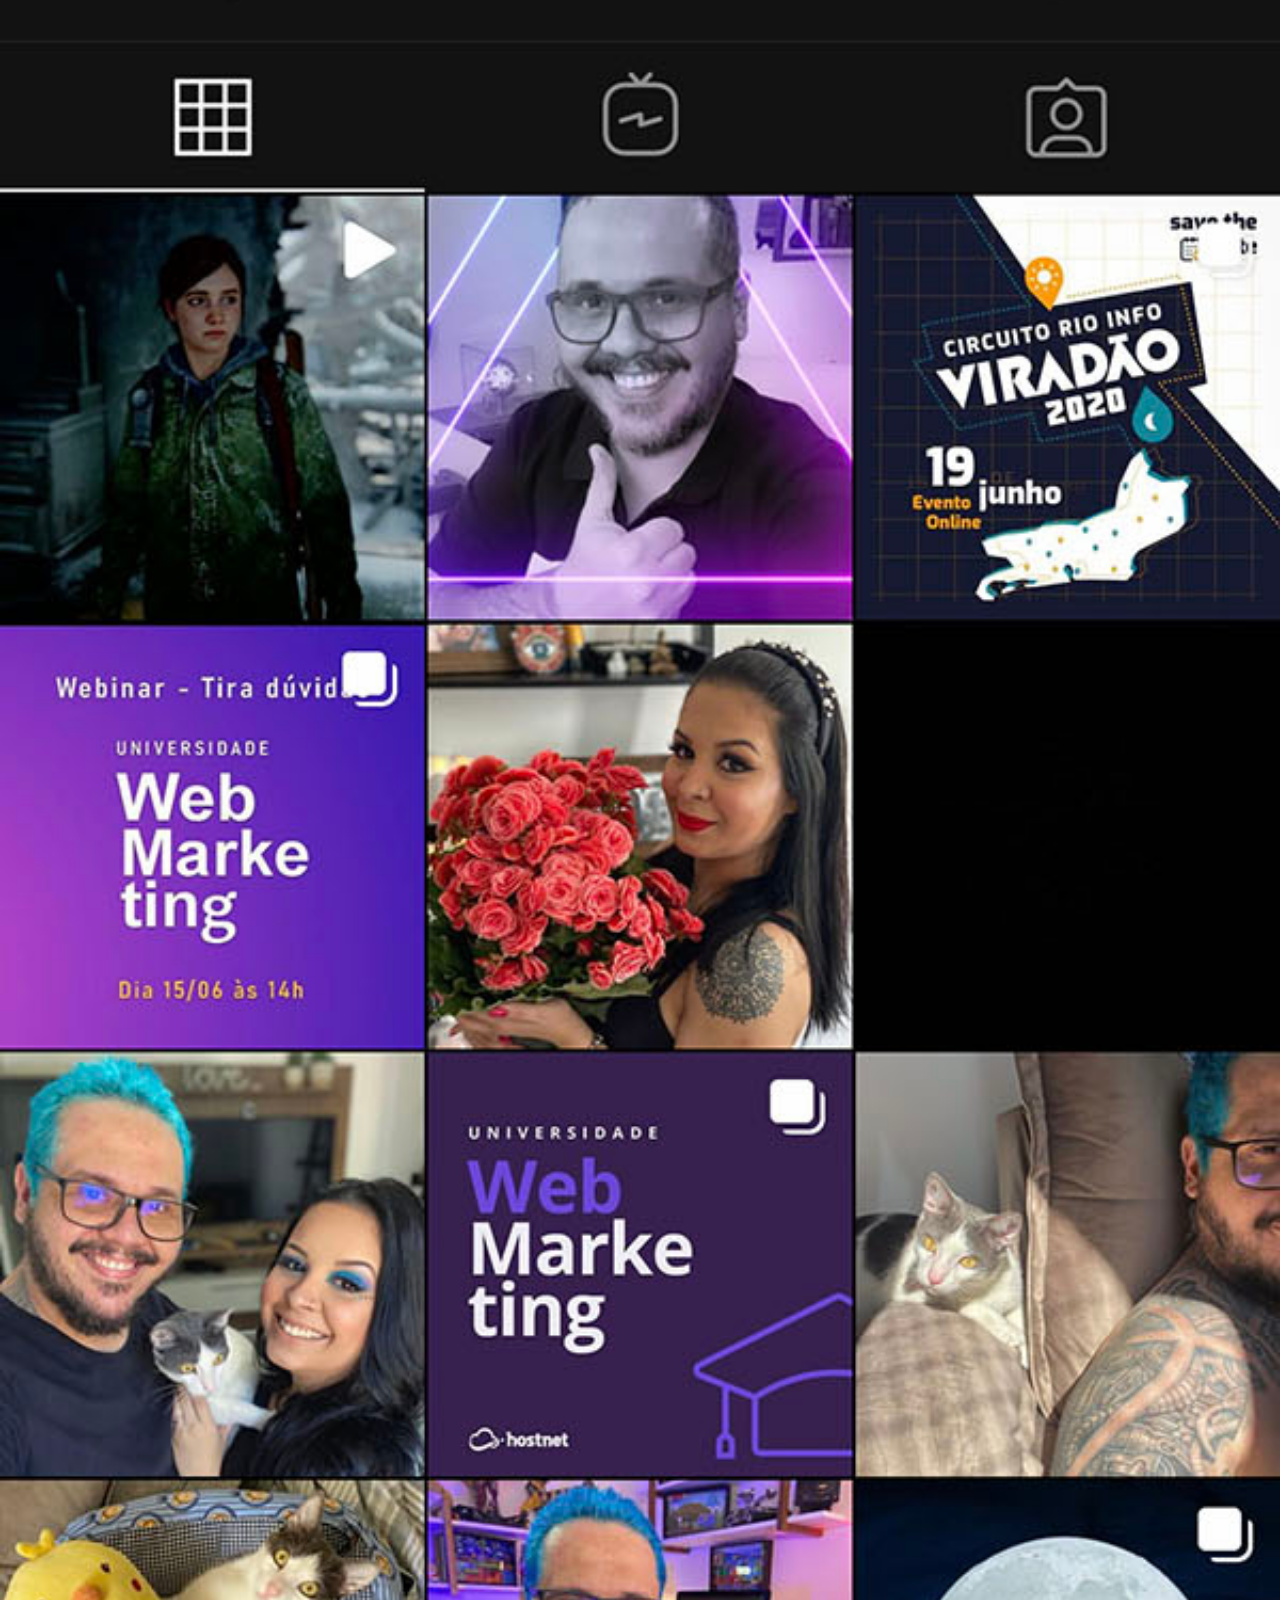
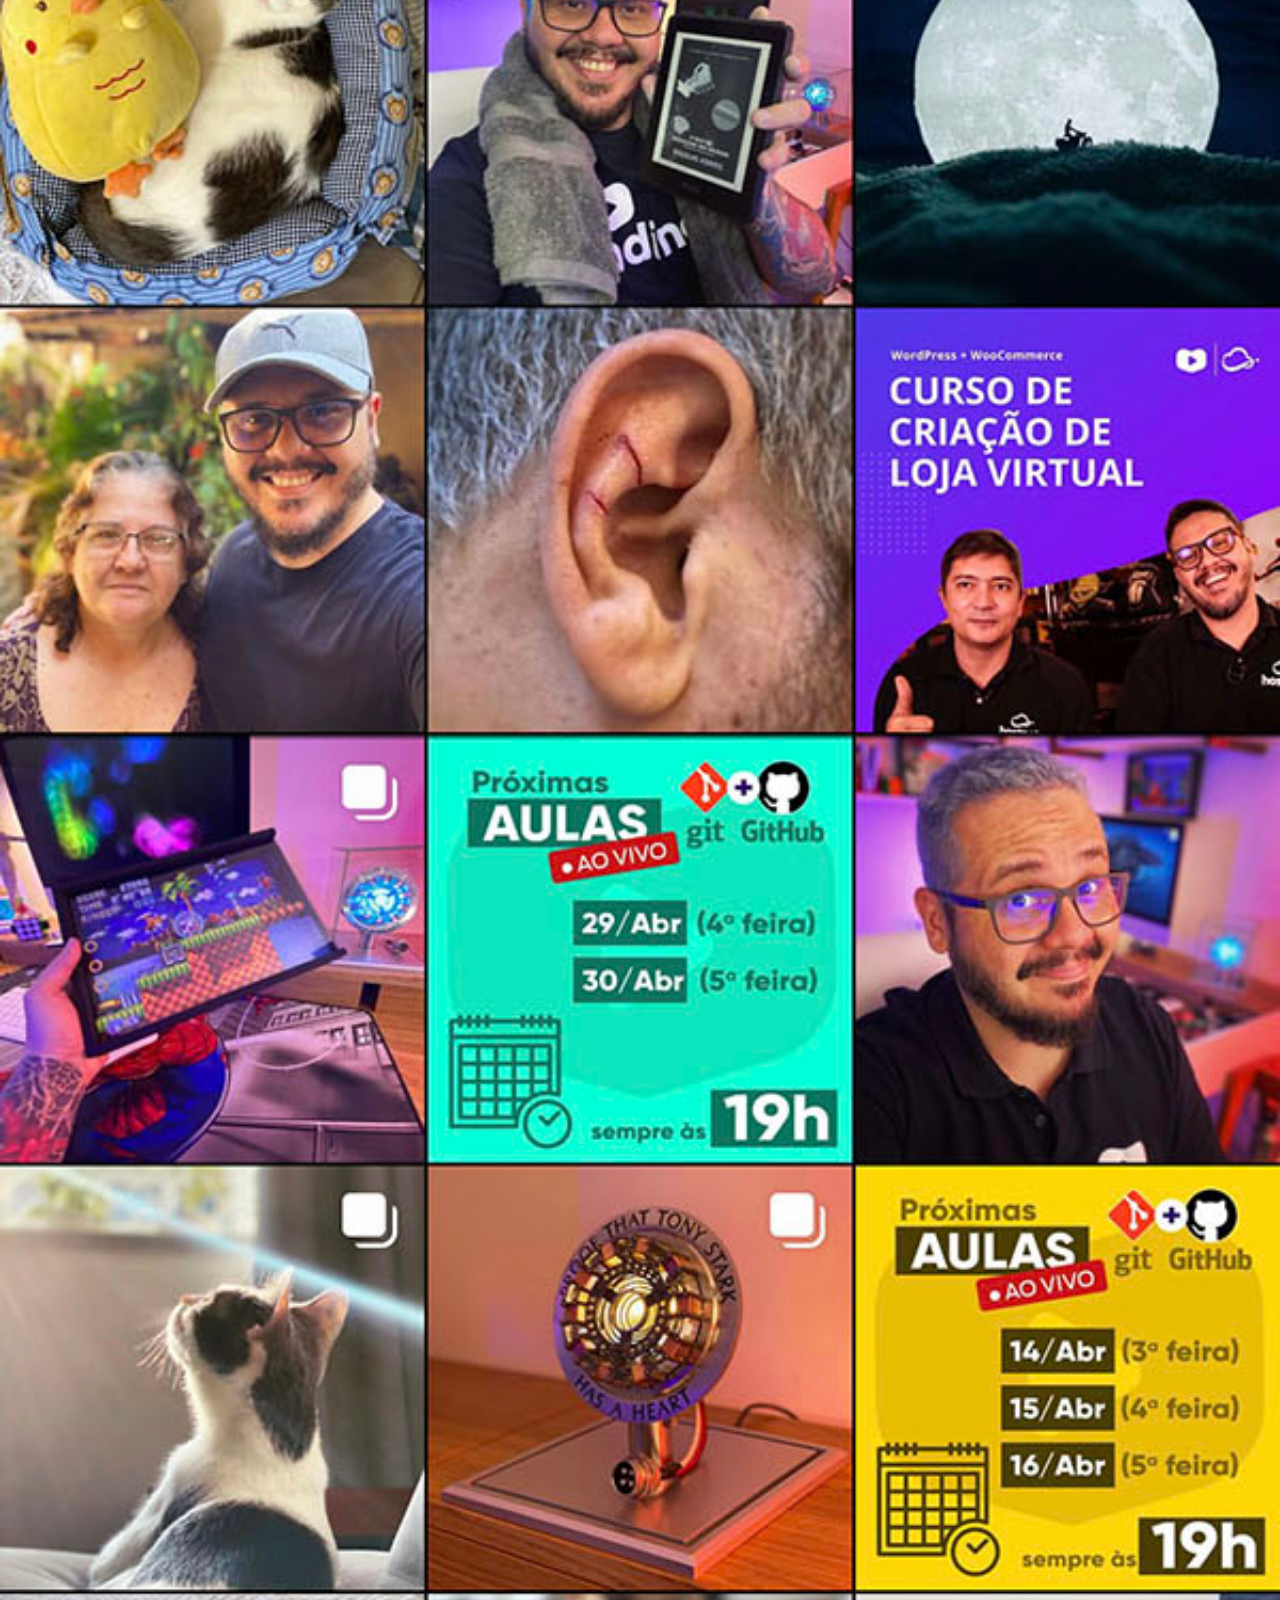
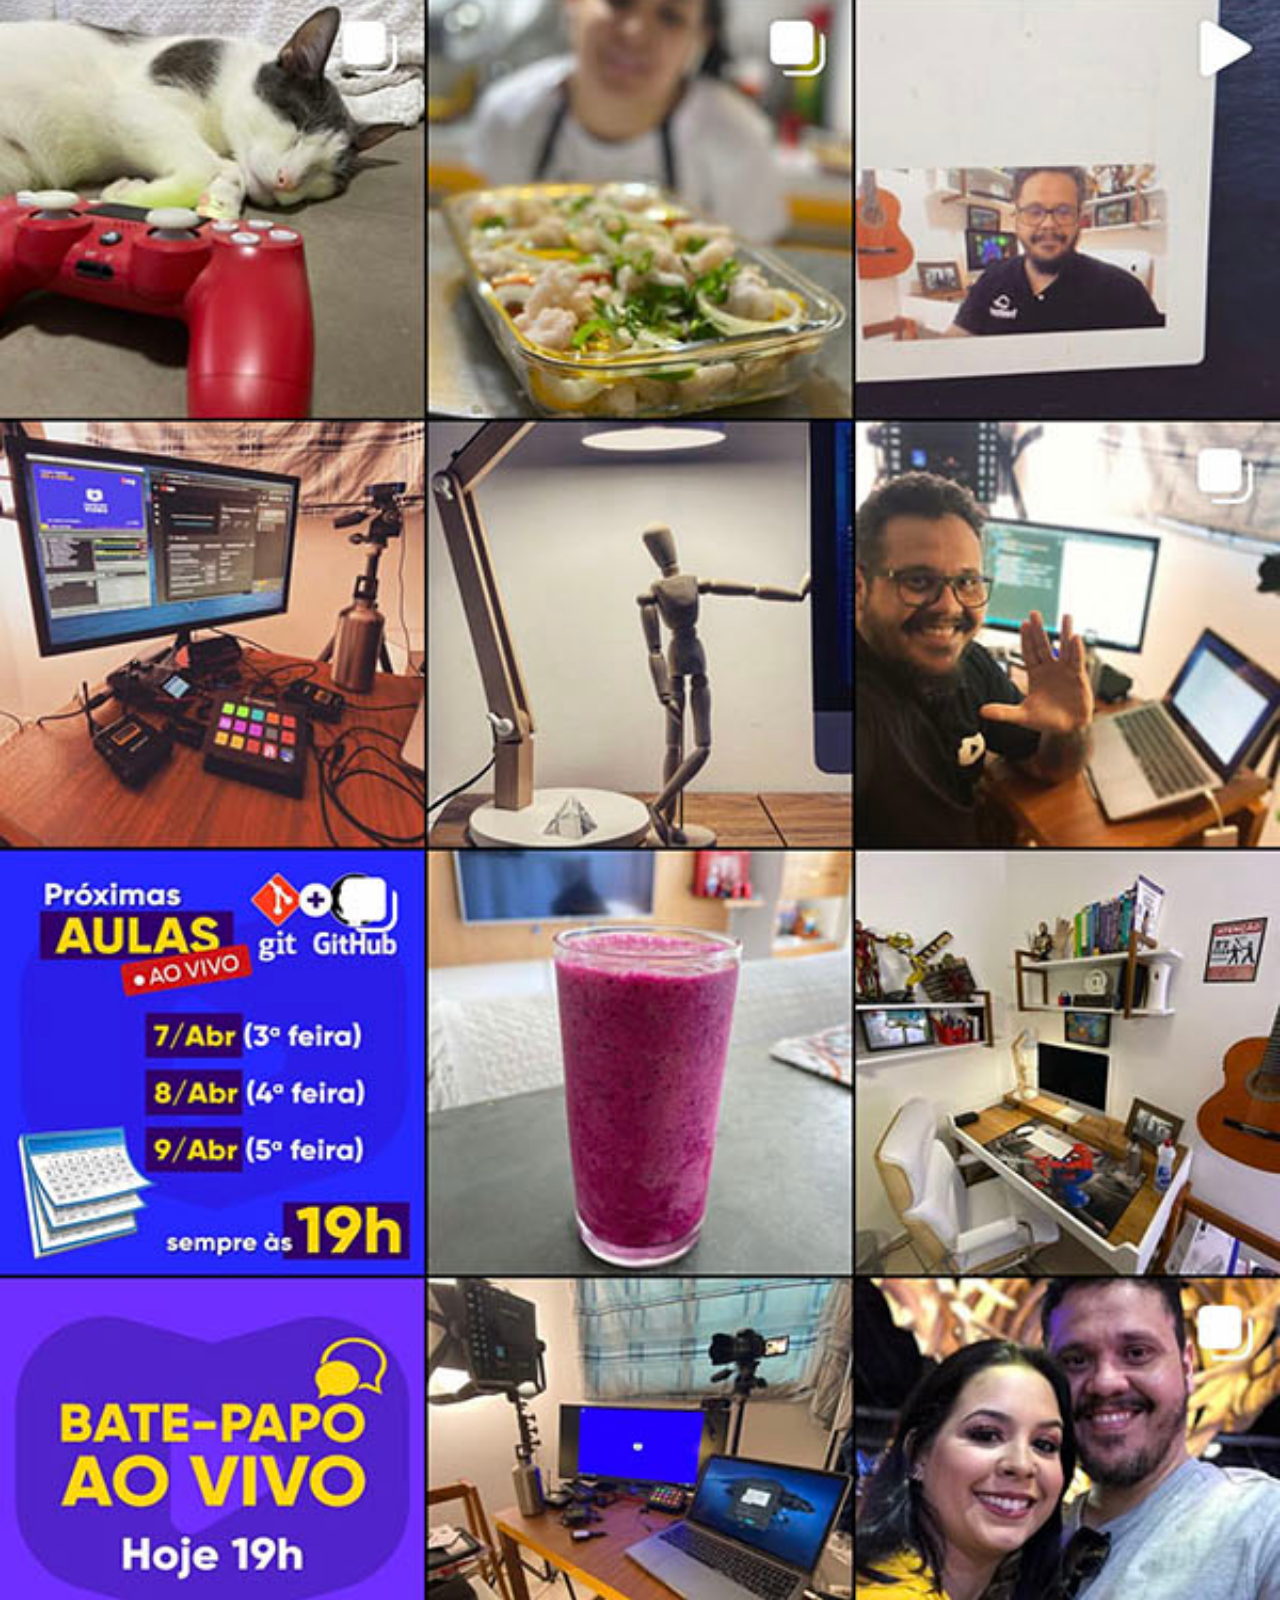
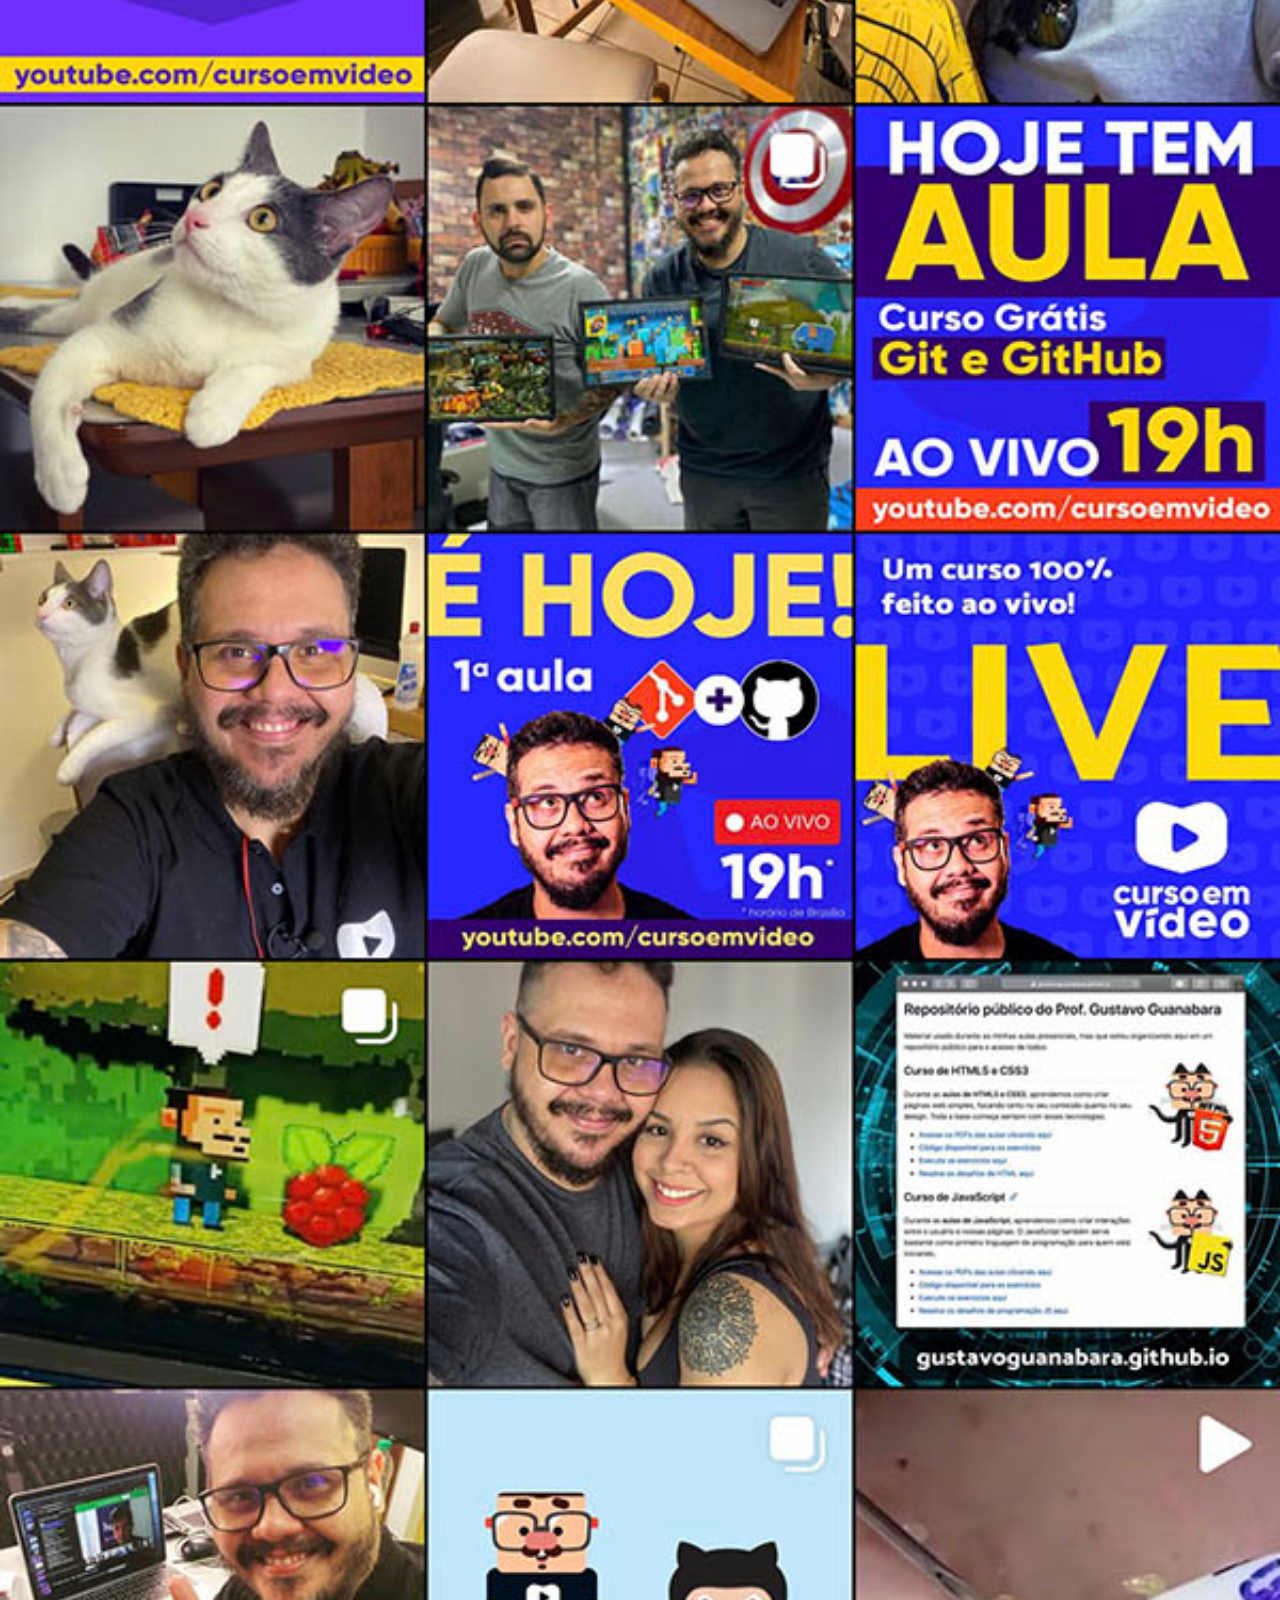
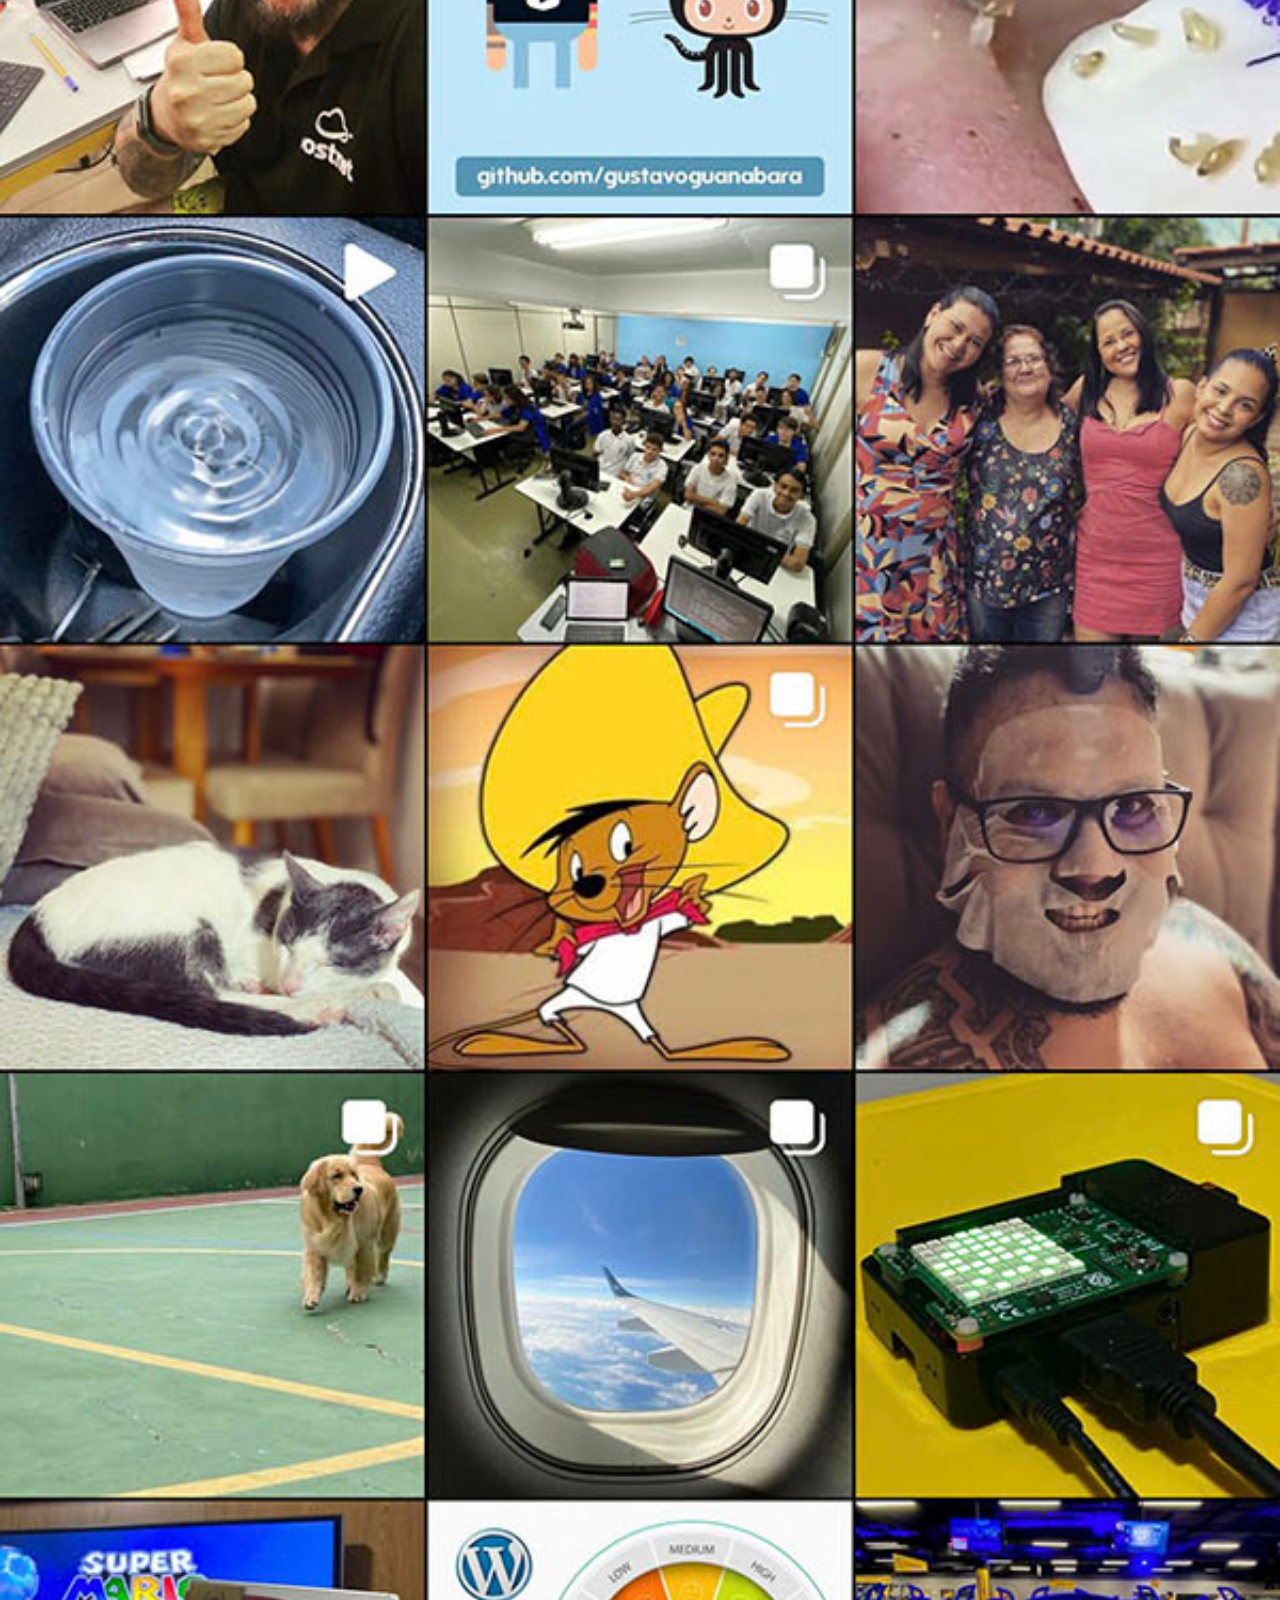
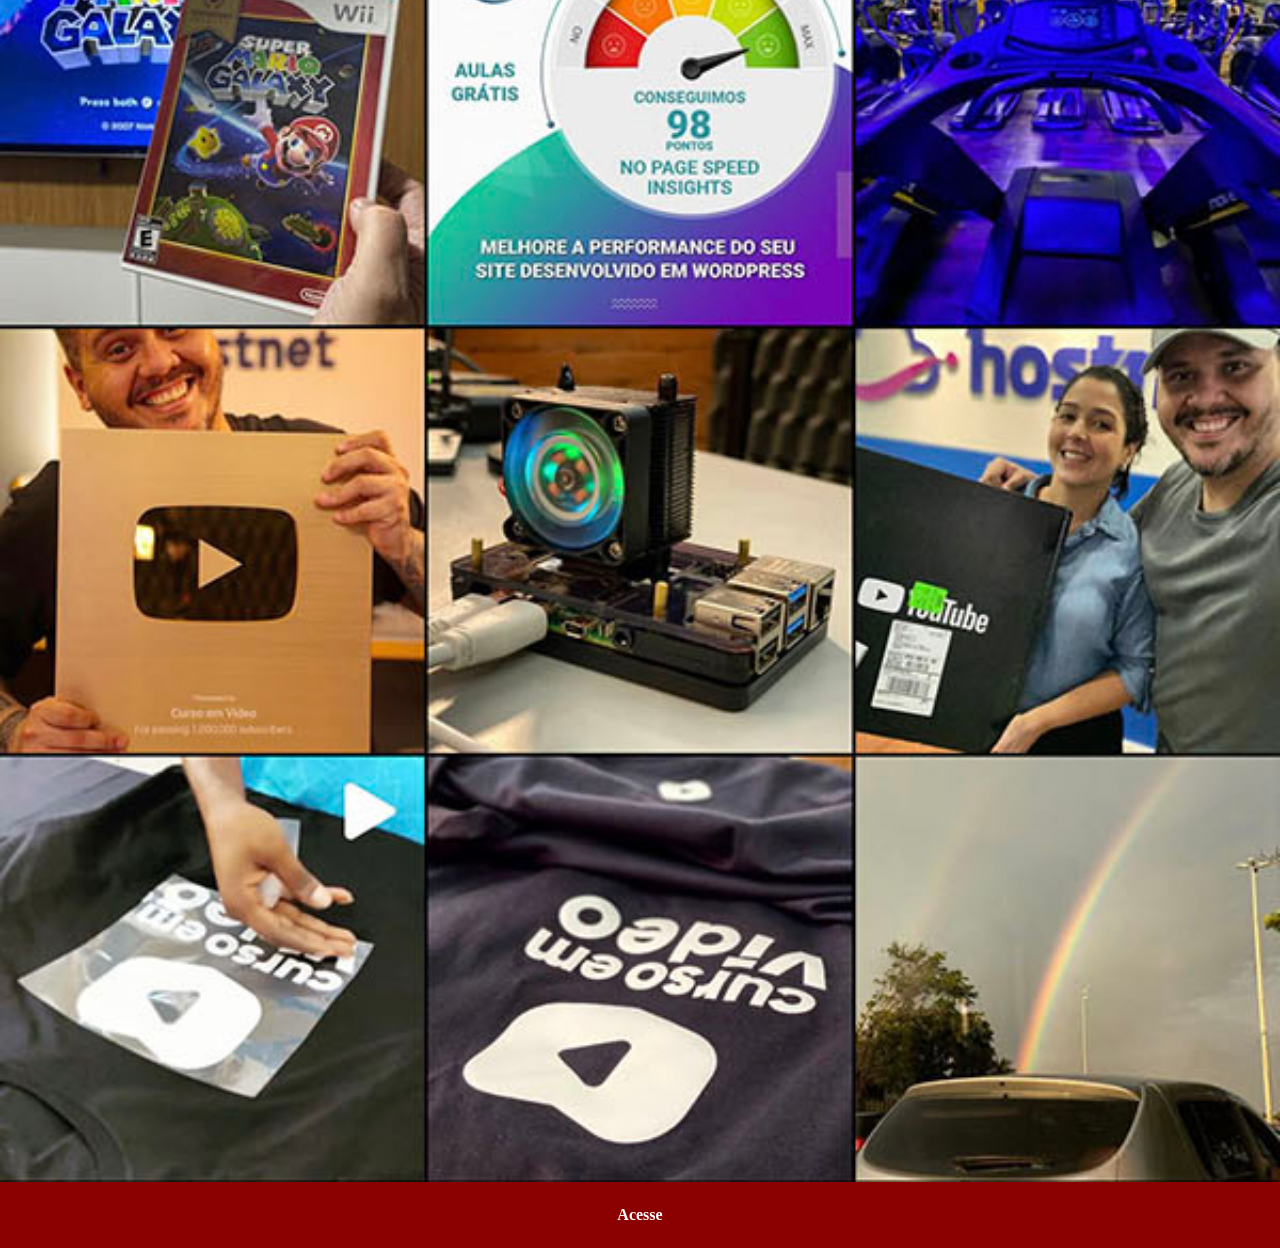
<file: Paginas/instagram.html>
<!DOCTYPE html>
<html lang="en">
<head>
    <meta charset="UTF-8">
    <meta http-equiv="X-UA-Compatible" content="IE=edge">
    <meta name="viewport" content="width=device-width, initial-scale=1.0">
    <link rel="stylesheet" href="social.css">
    <title>Instagram</title>
</head>
<body>
    <img src="../imagens/tela-instagram.jpg" alt="tela-instagram">
    <a href="https://web.facebook.com/" target="_blank">Acesse</a>
</body>
</html>
</file>
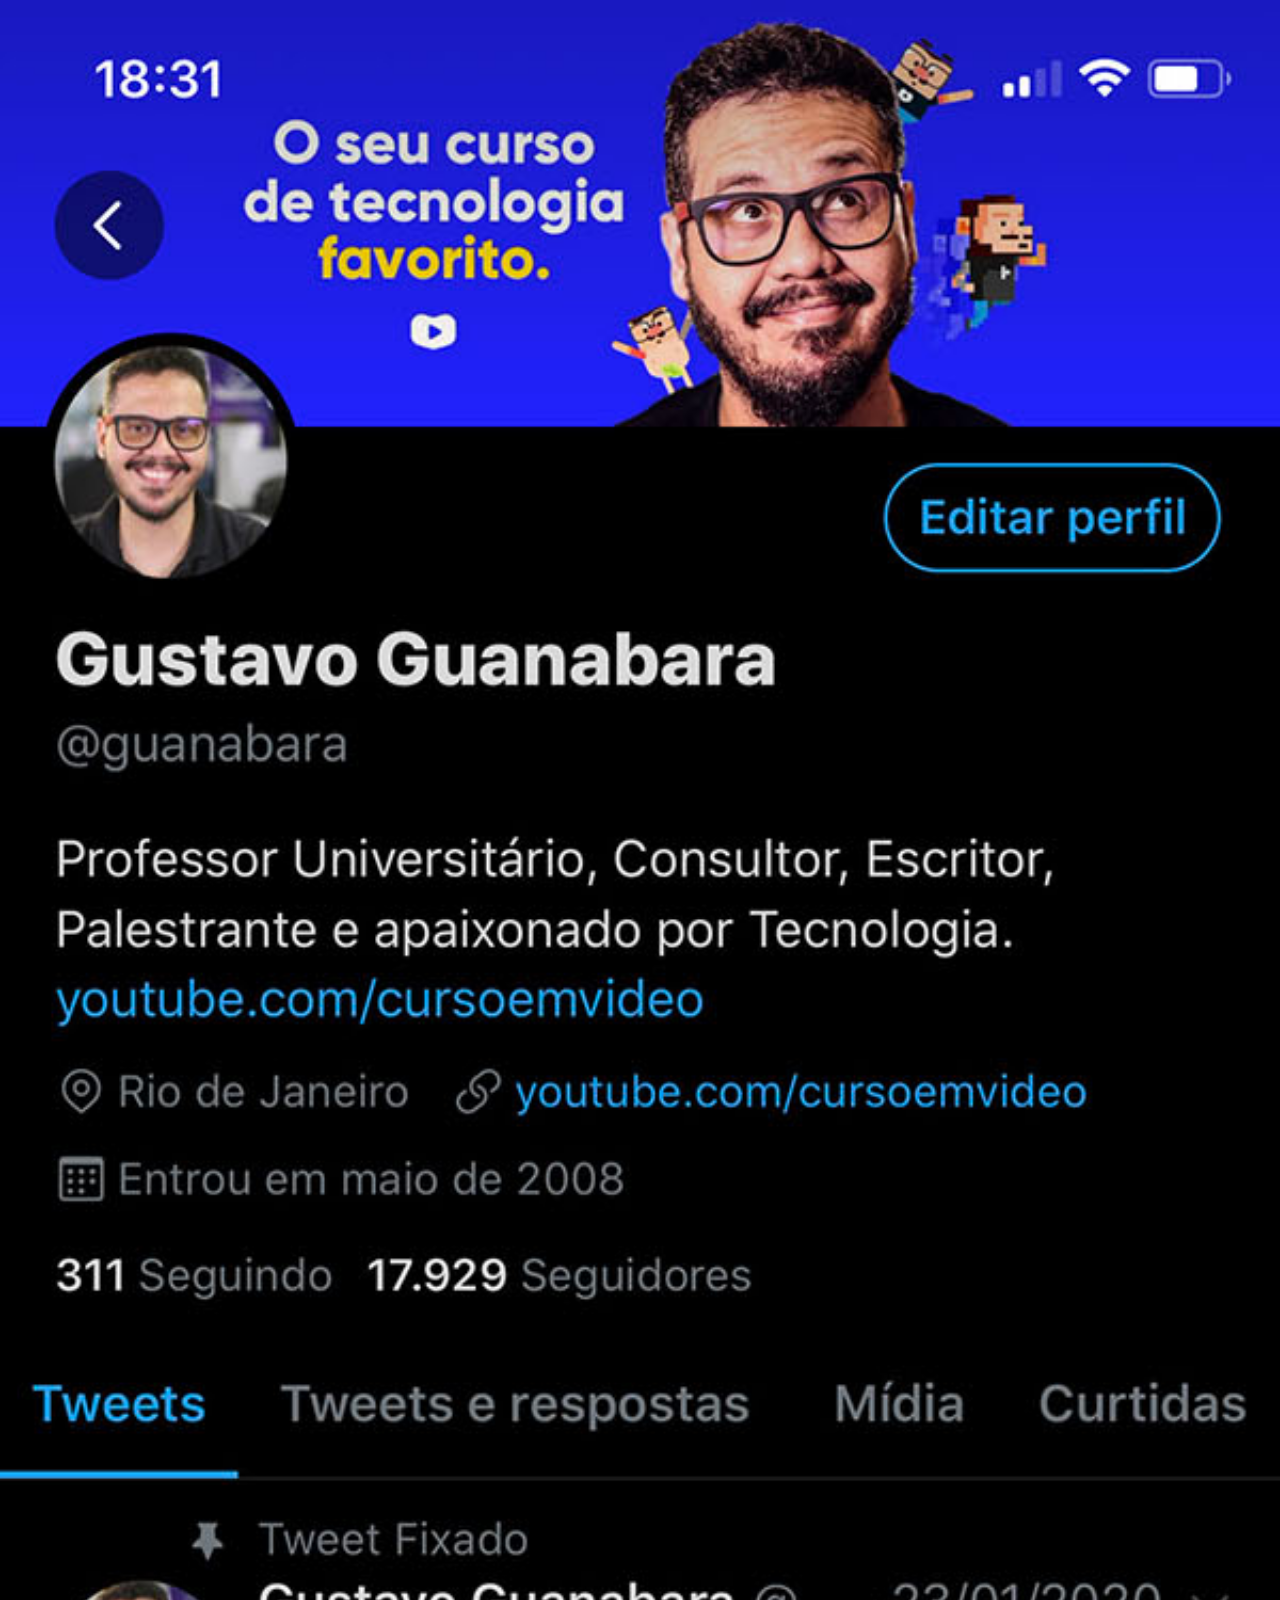
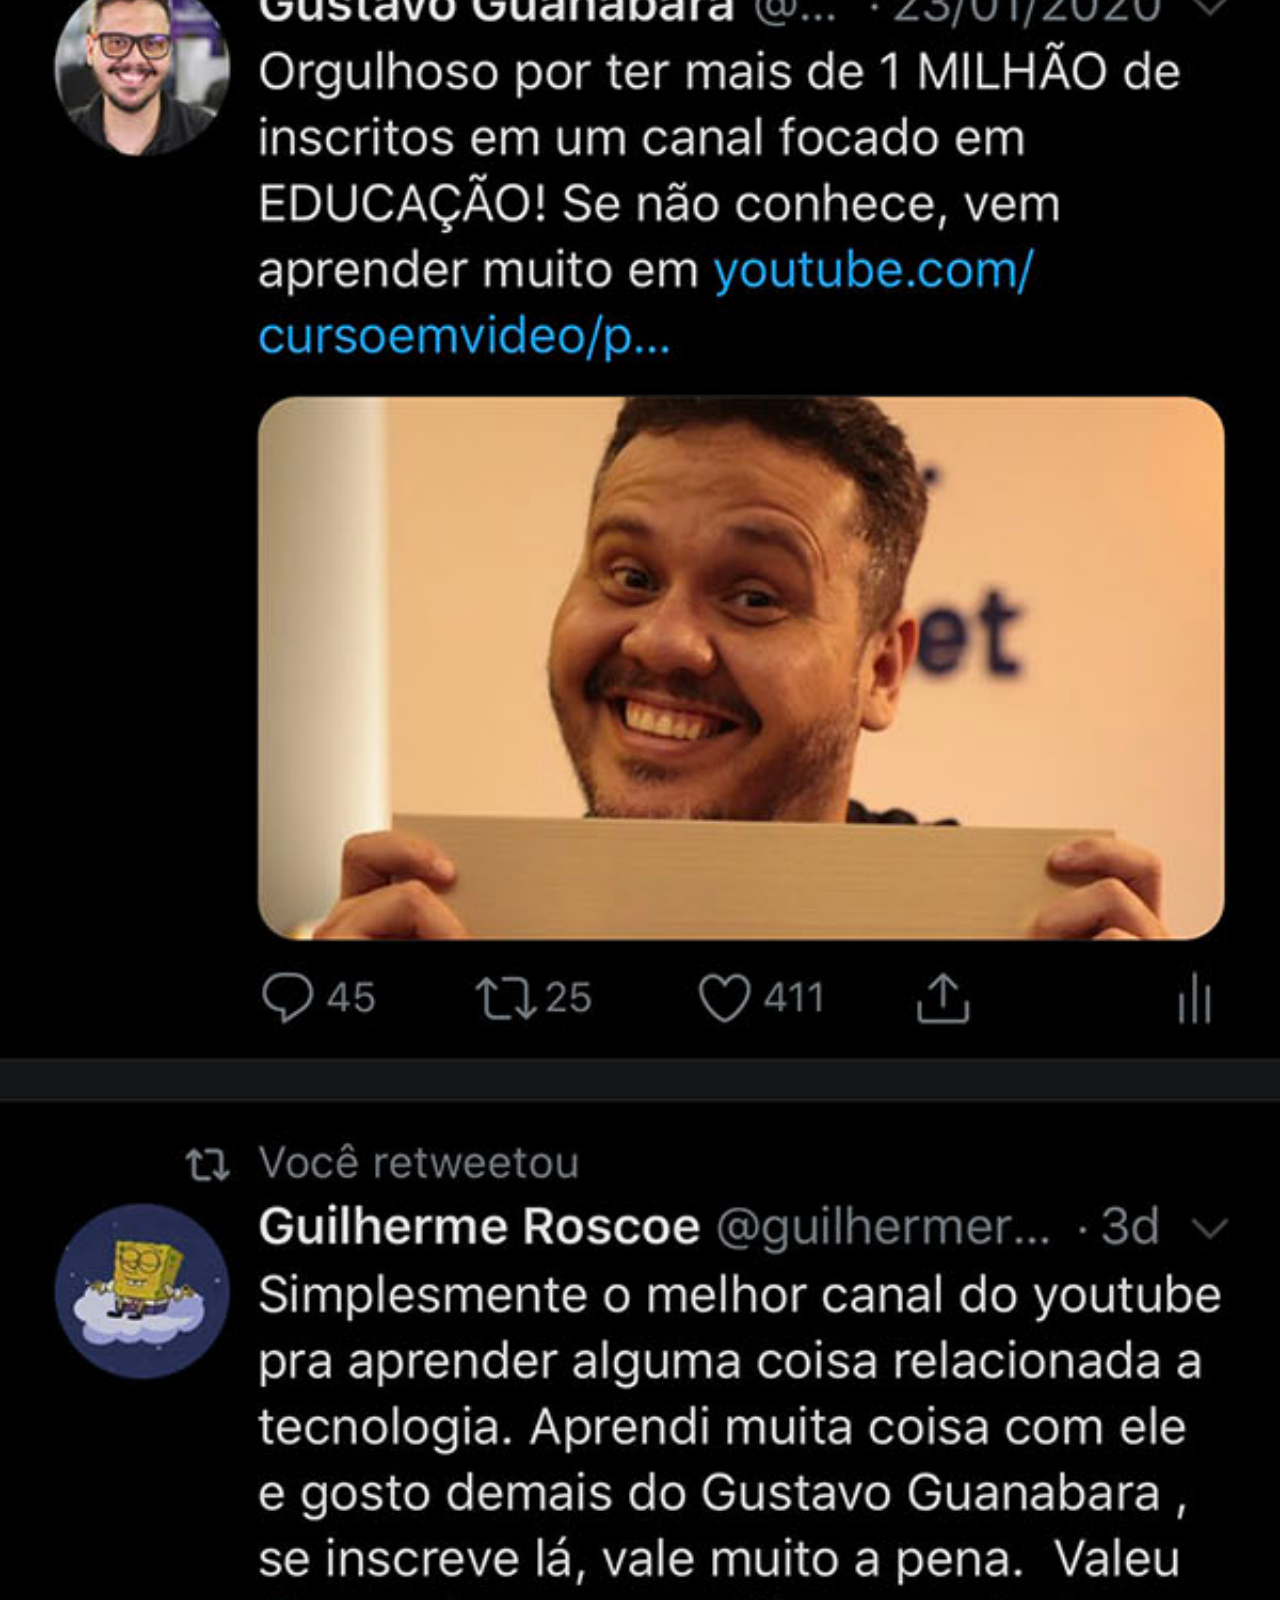
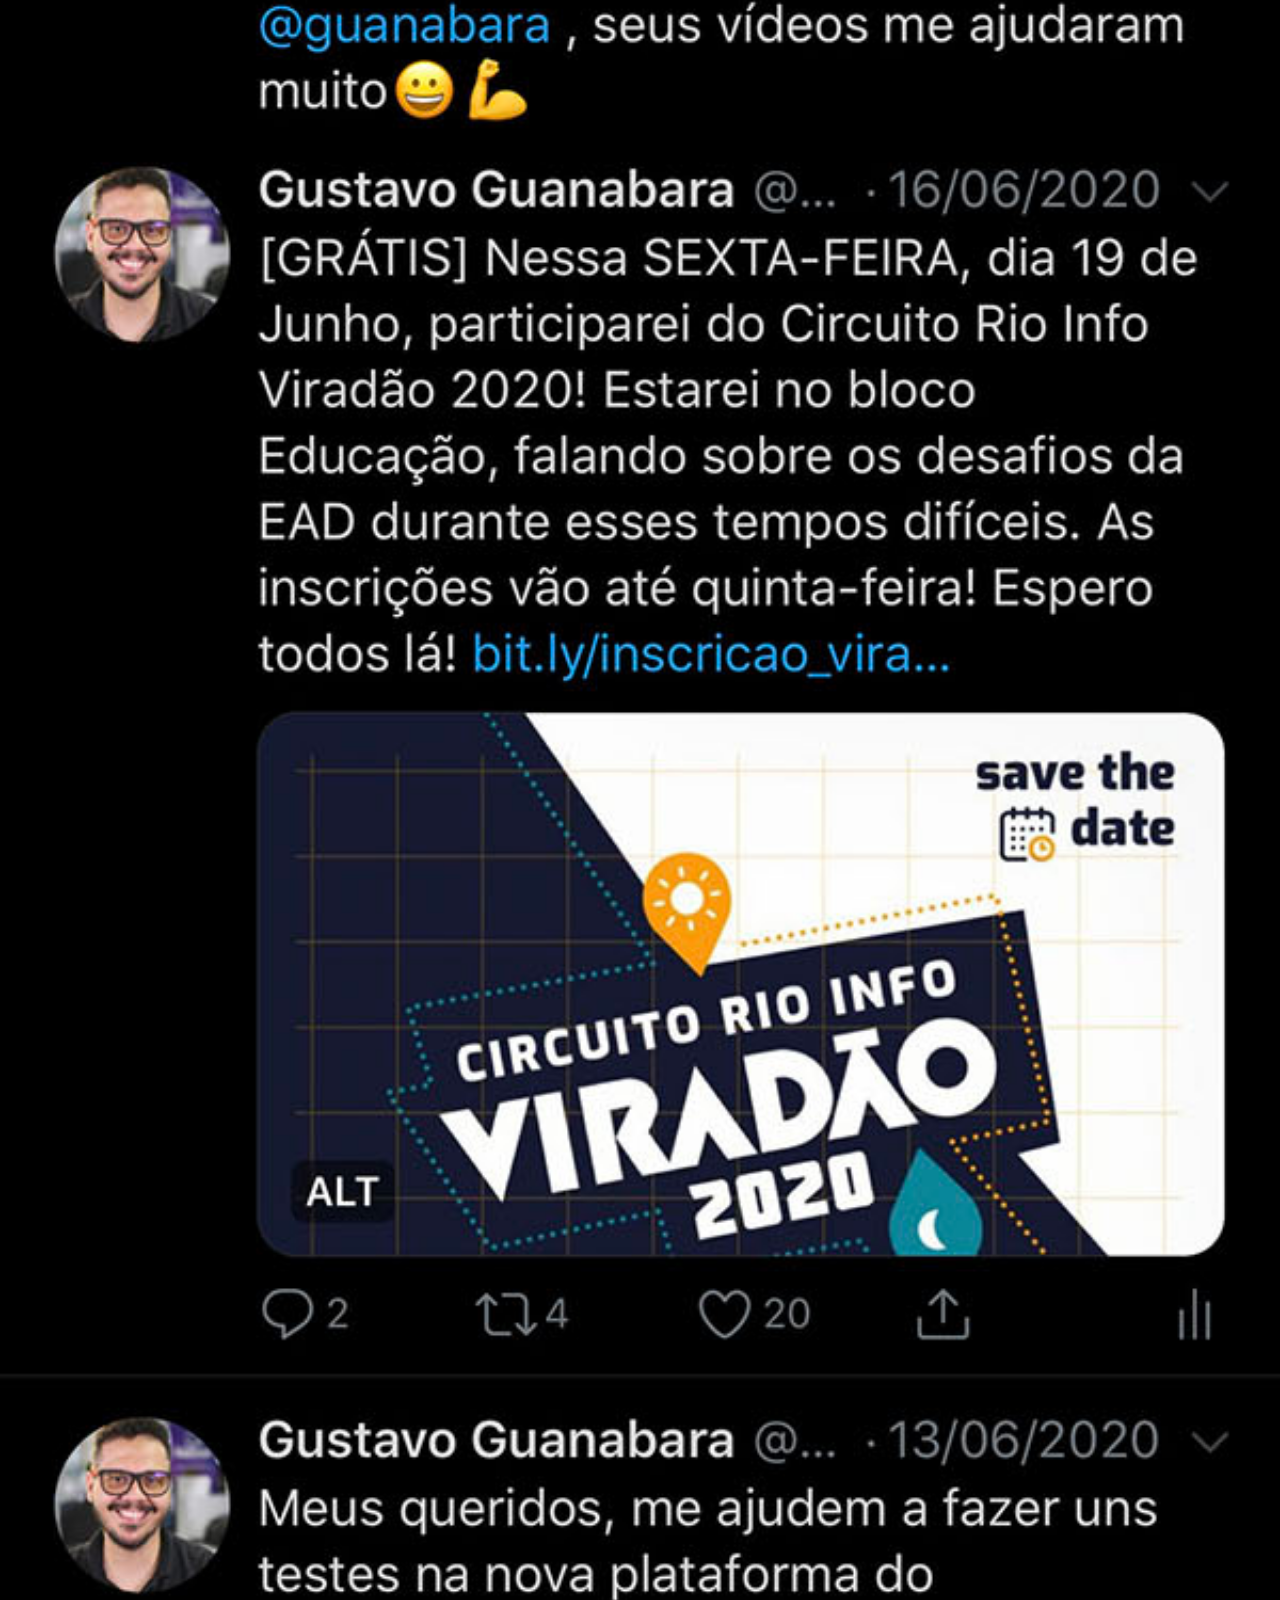
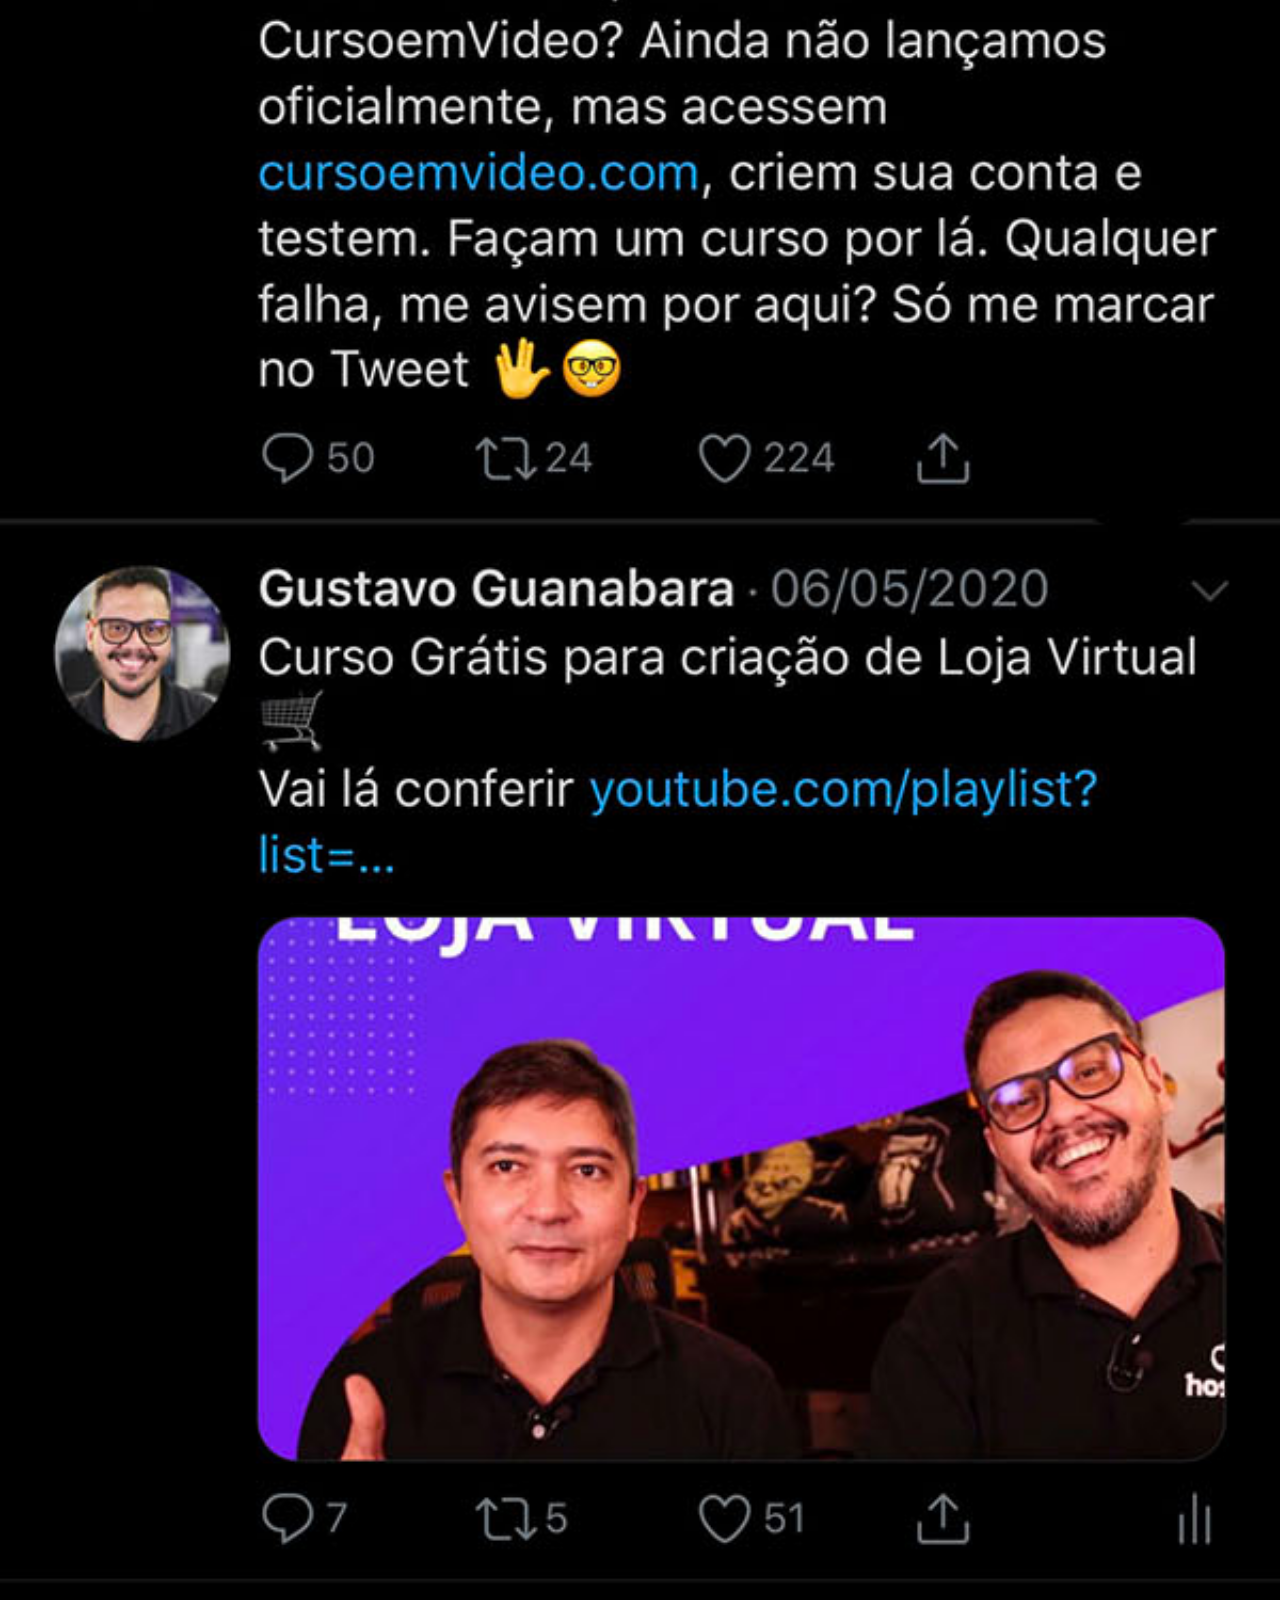
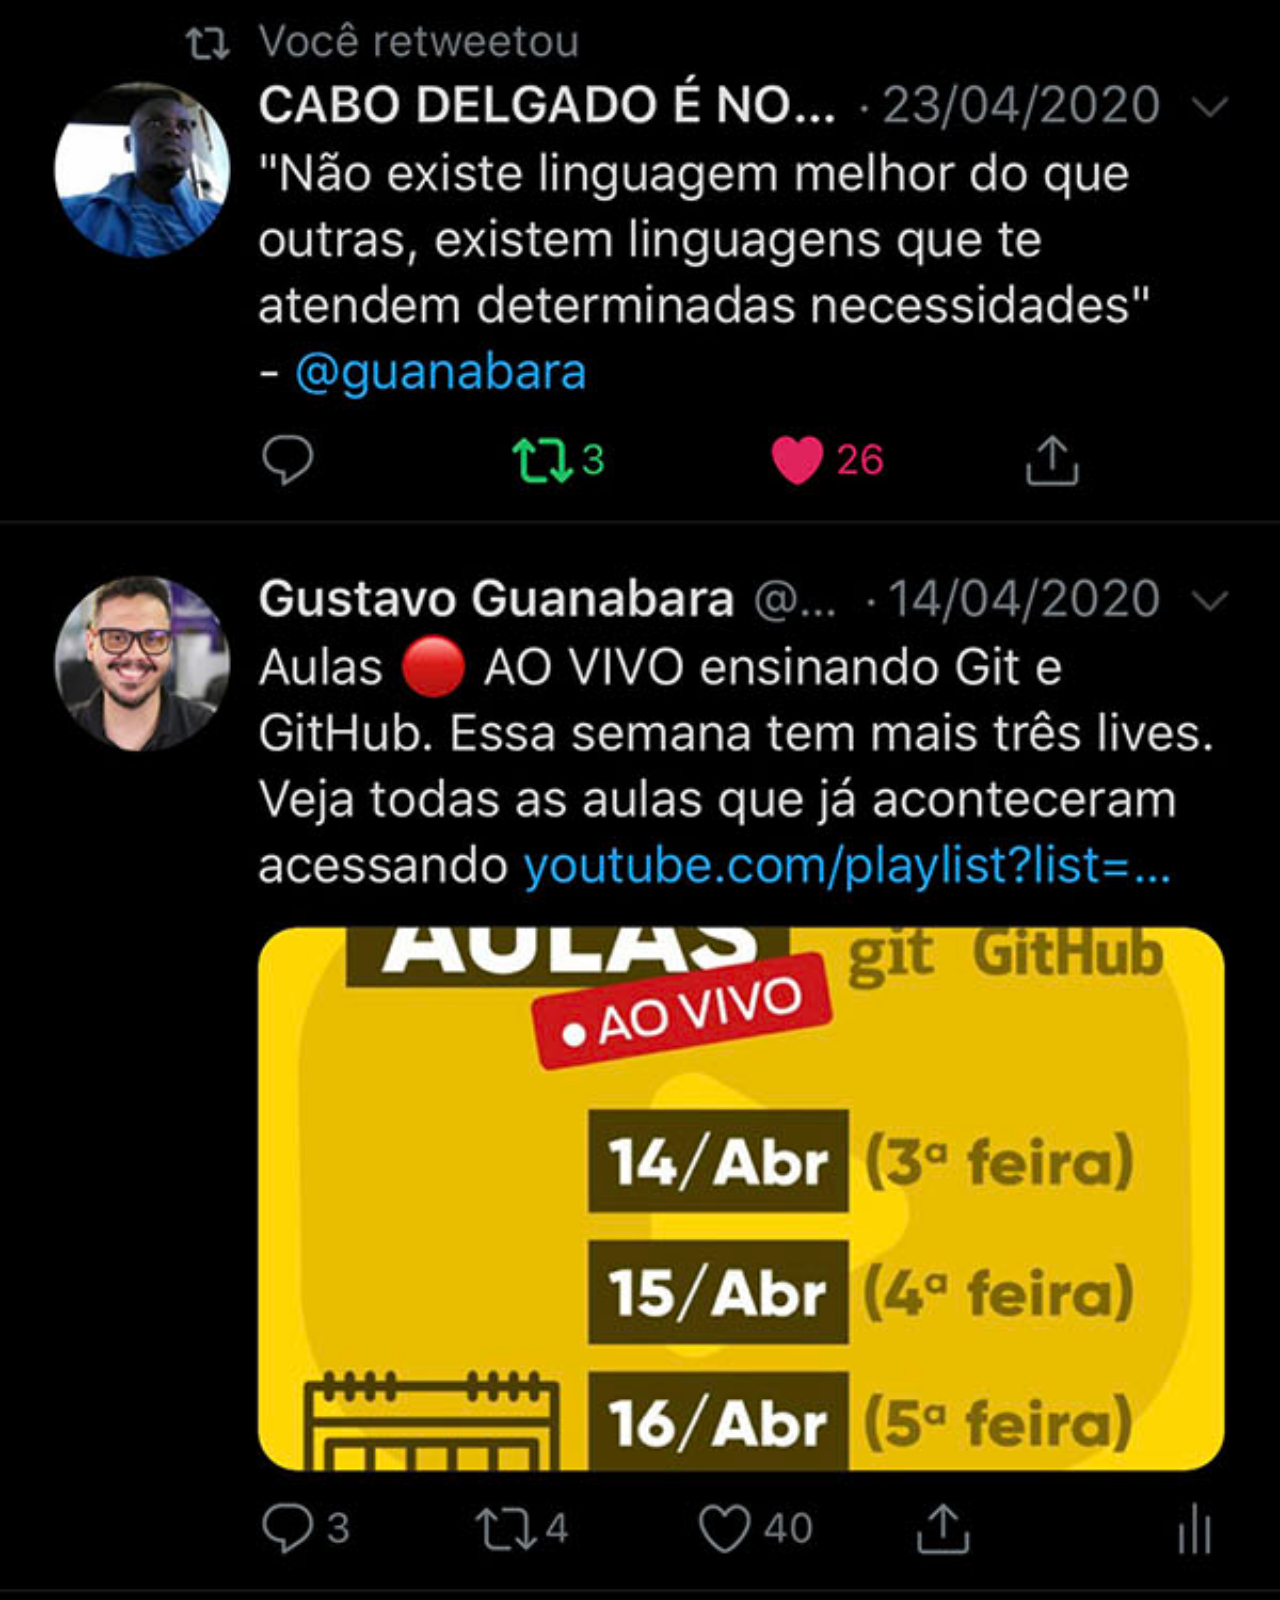
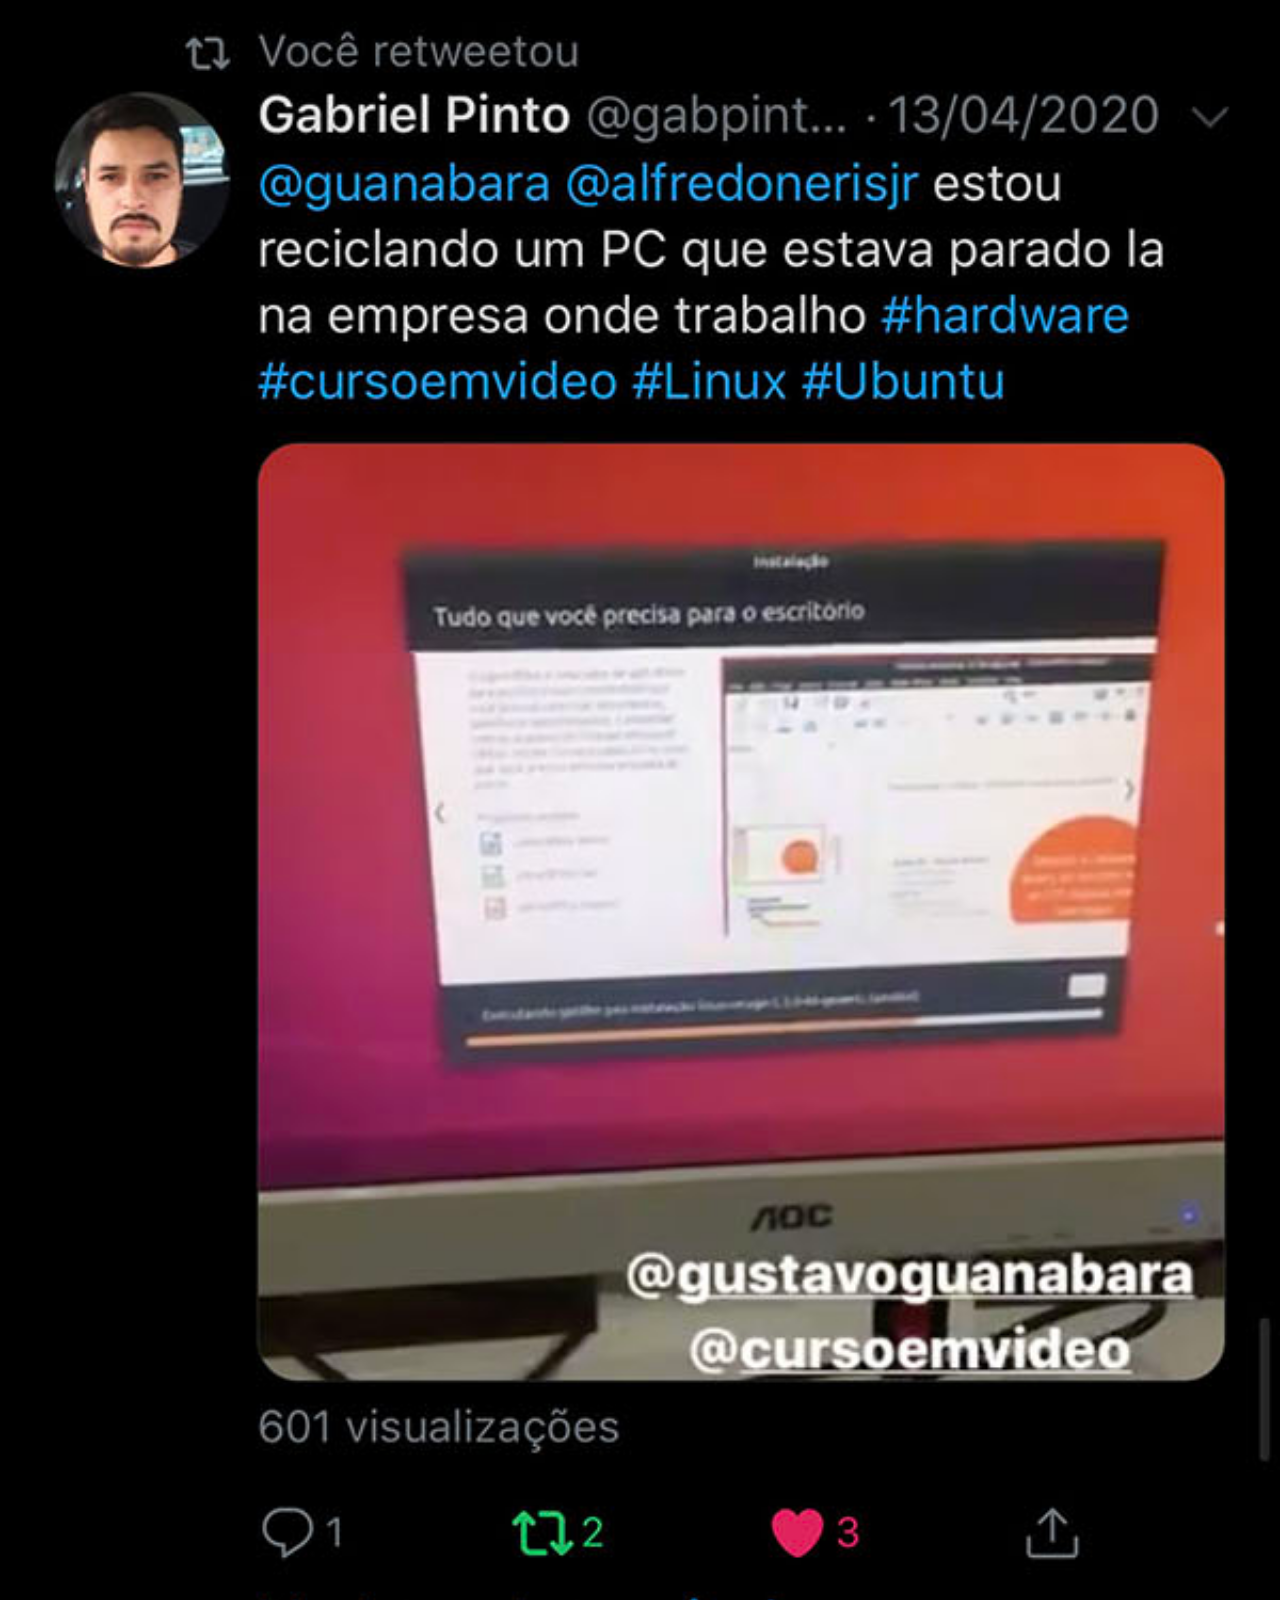
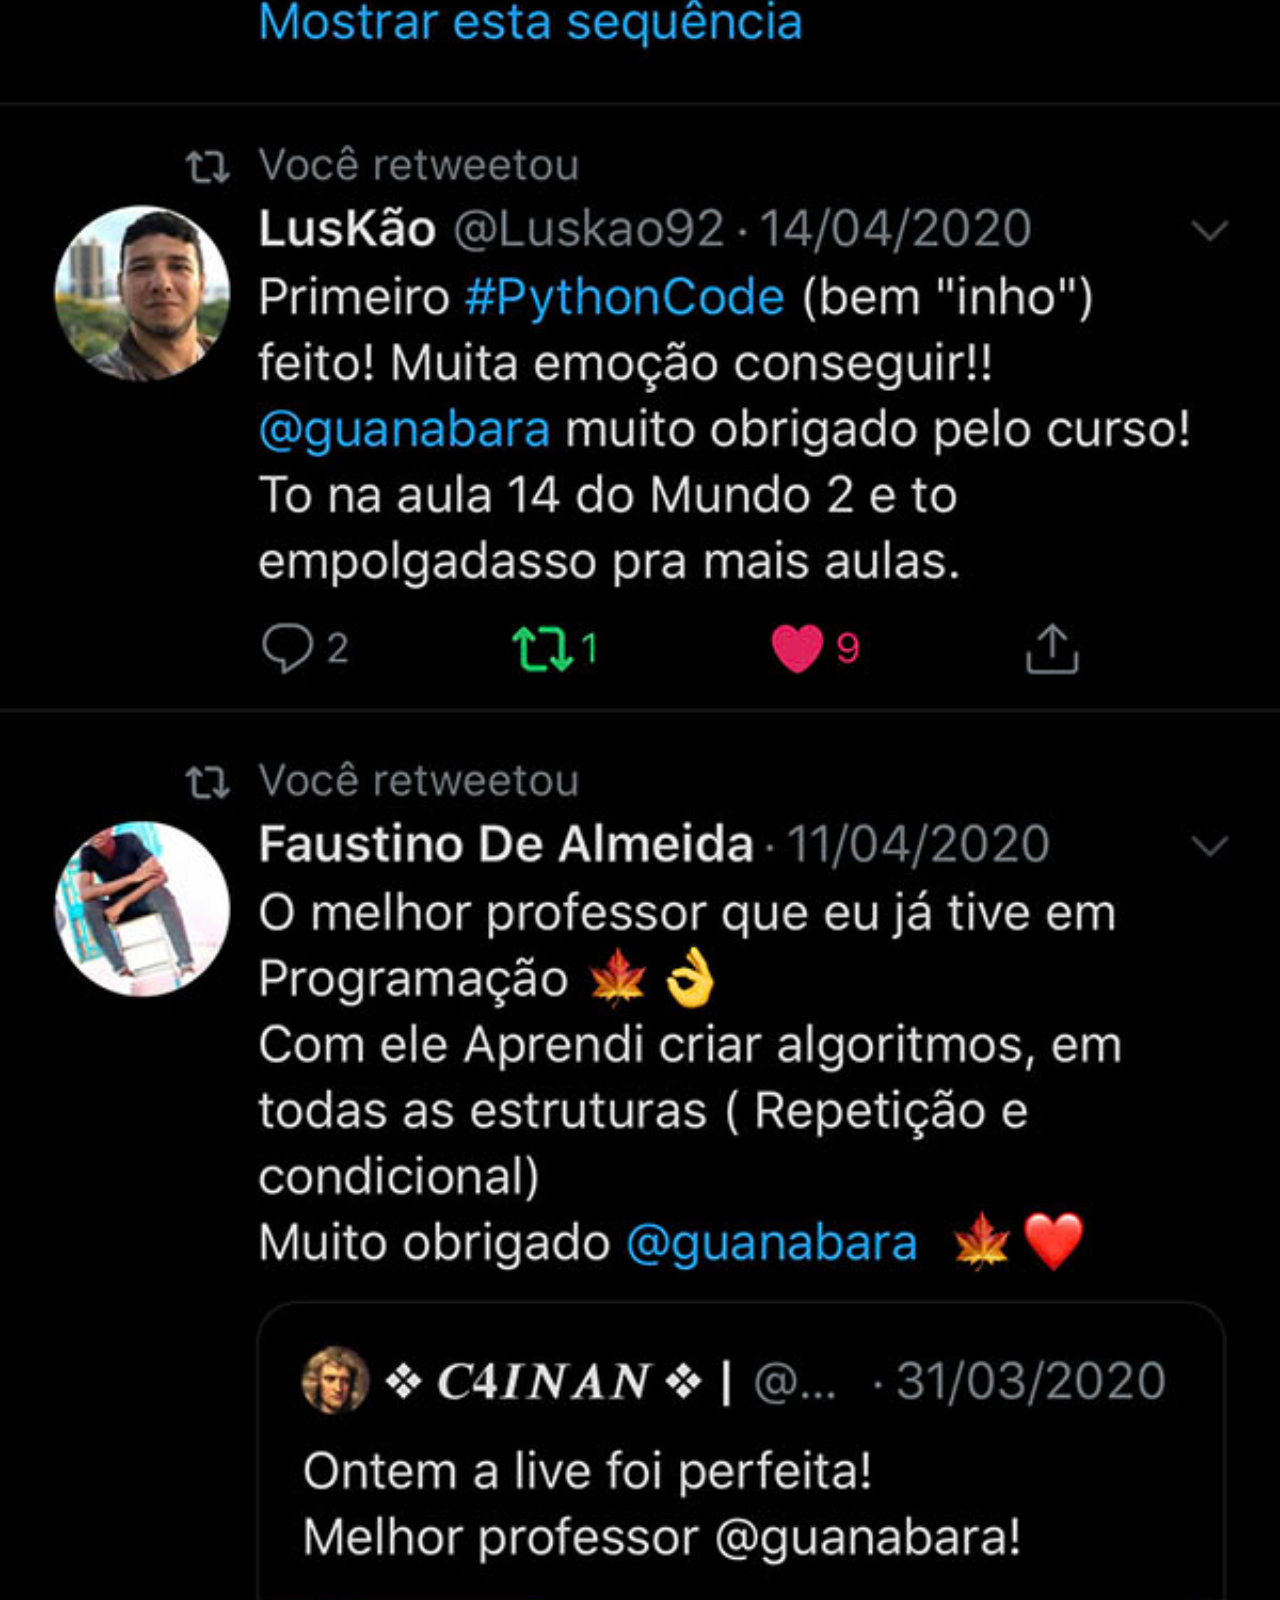
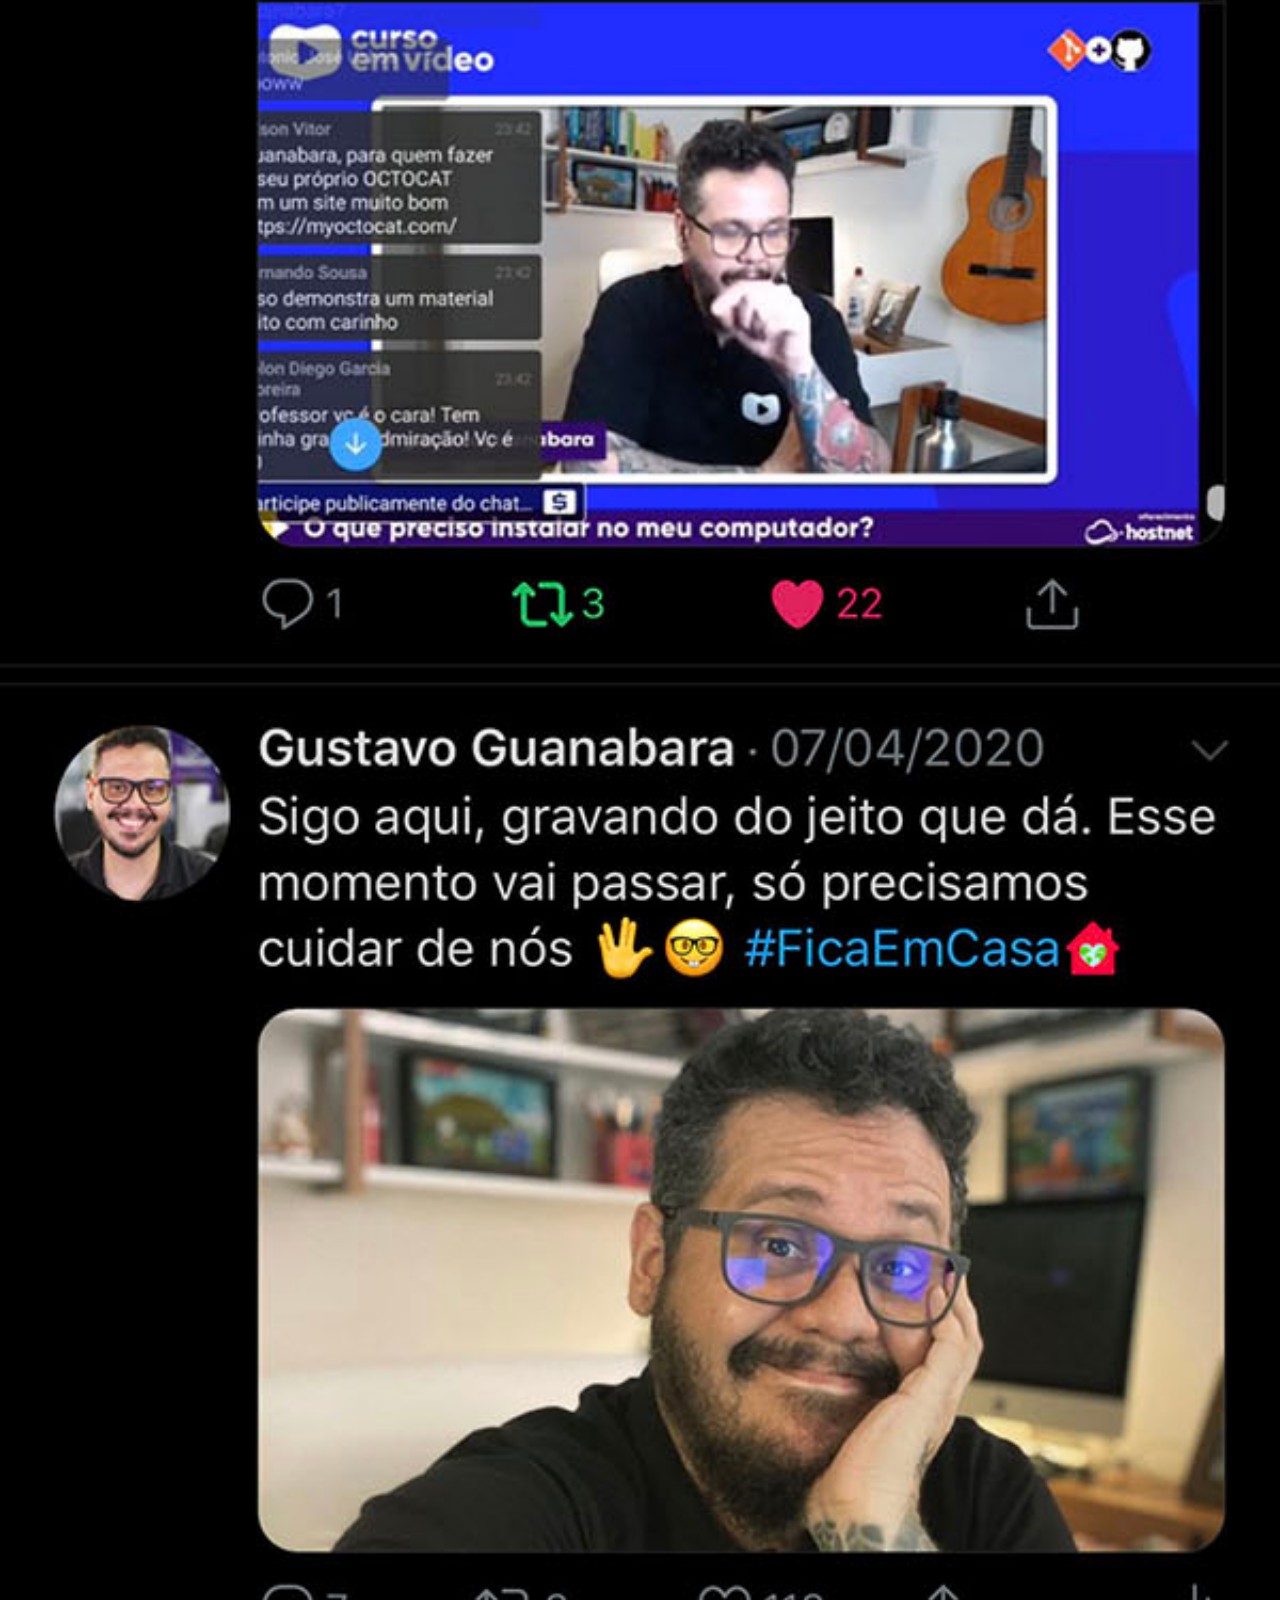
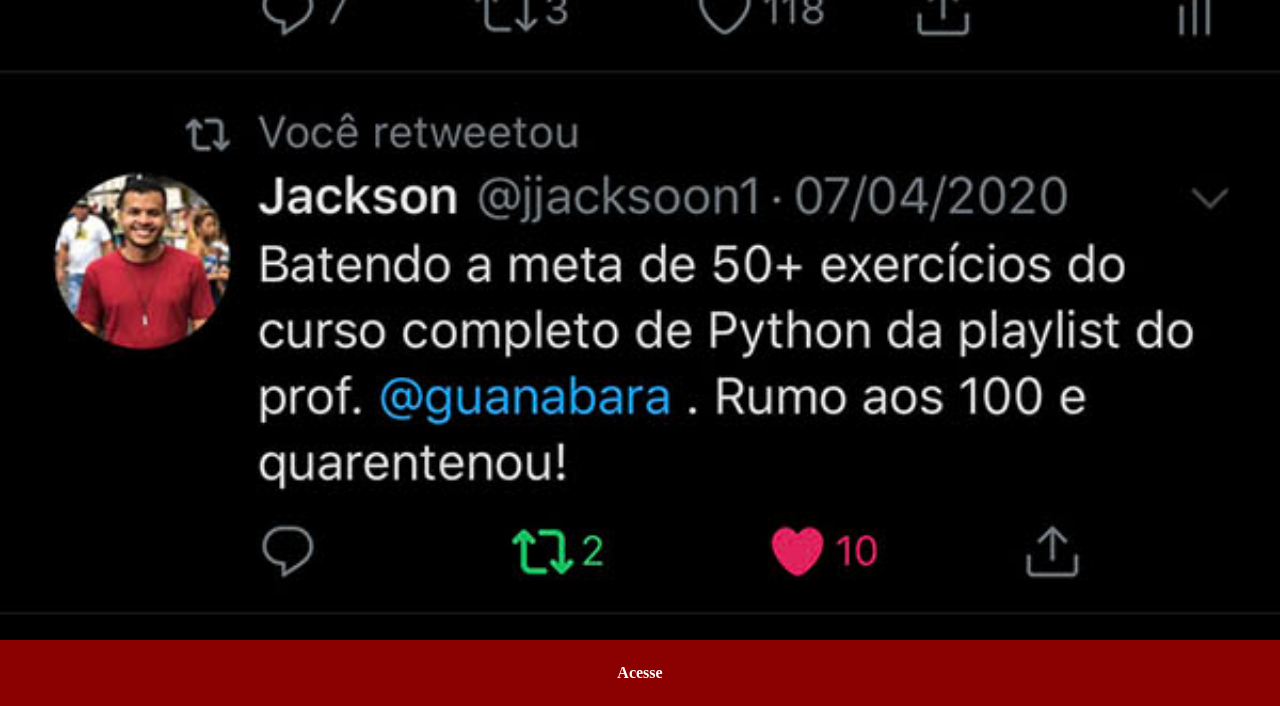
<file: Paginas/twitter.html>
<!DOCTYPE html>
<html lang="en">
<head>
    <meta charset="UTF-8">
    <meta http-equiv="X-UA-Compatible" content="IE=edge">
    <meta name="viewport" content="width=device-width, initial-scale=1.0">
    <link rel="stylesheet" href="social.css">
    <title>Twitter</title>
</head>
<body>
    <img src="../imagens/tela-twitter.jpg" alt="tela-twitter">
    <a href="https://web.facebook.com/" target="_blank">Acesse</a>
</body>
</html>
</file>
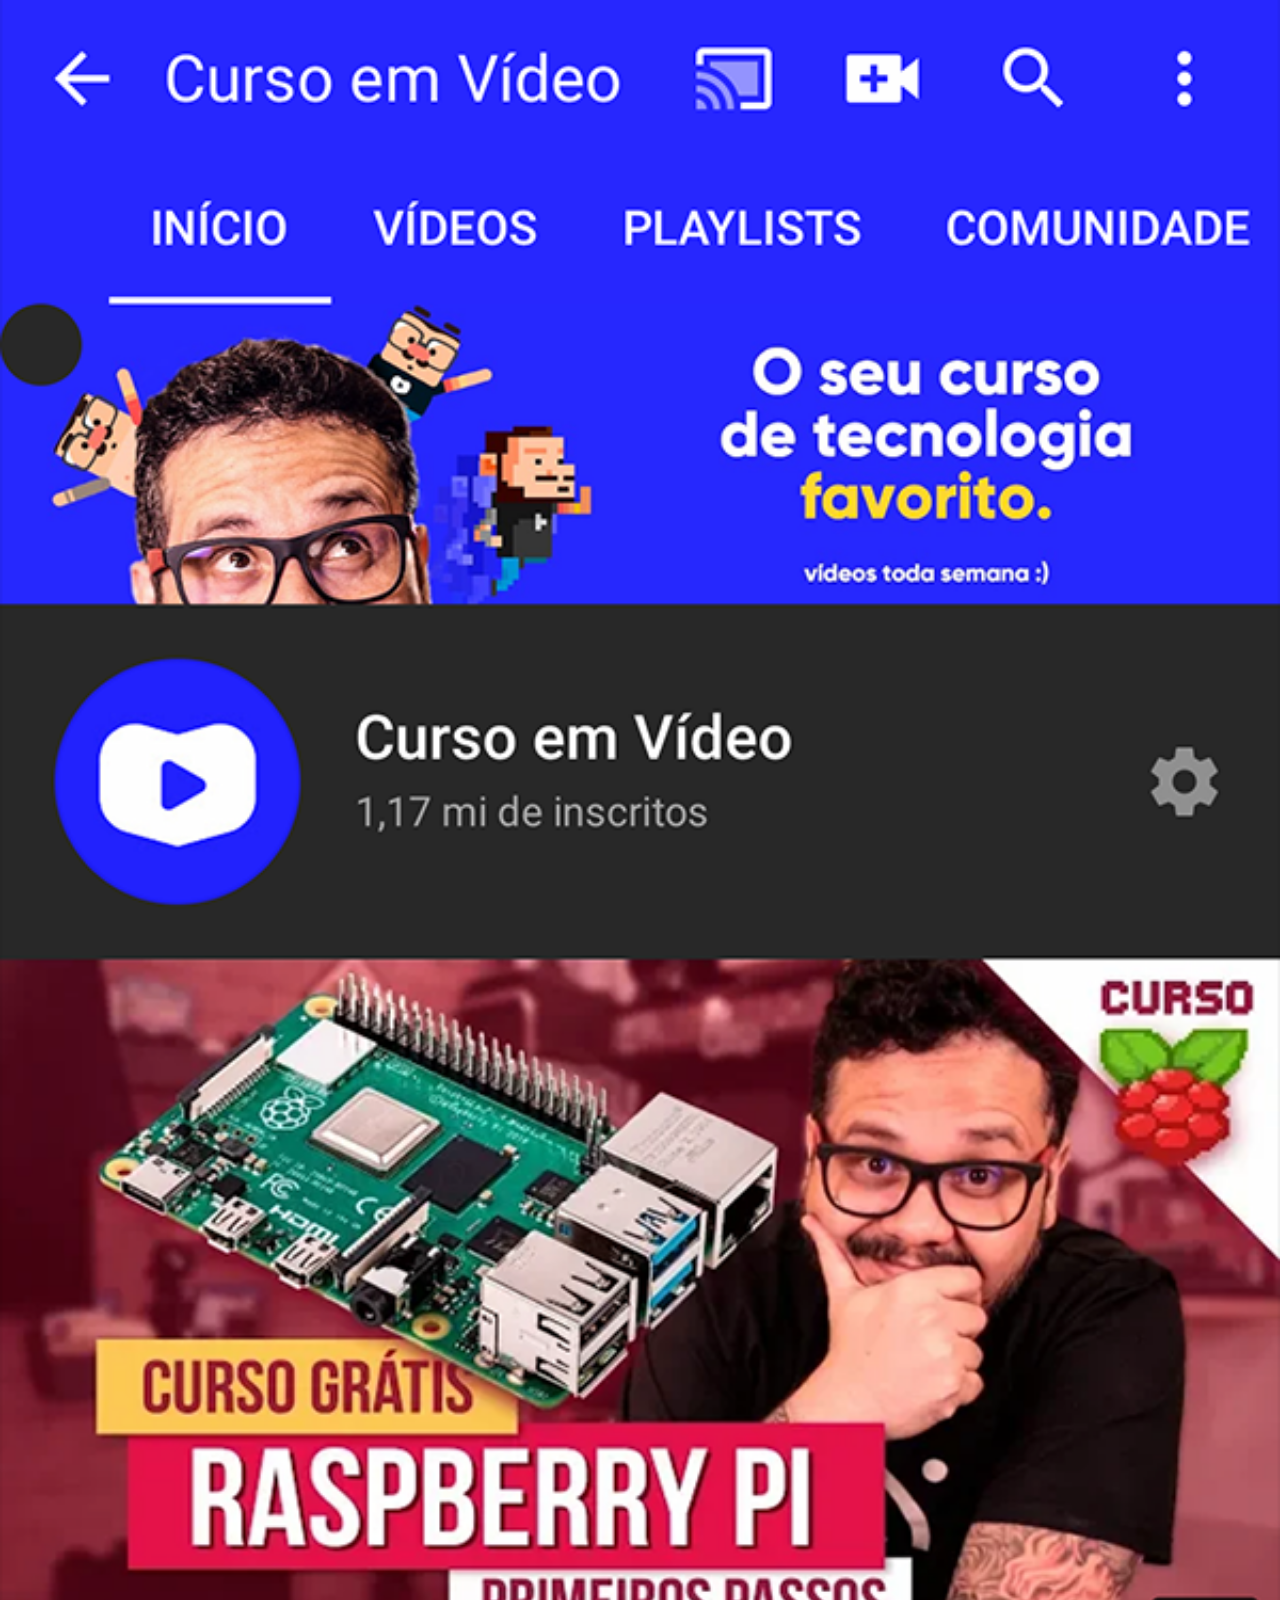
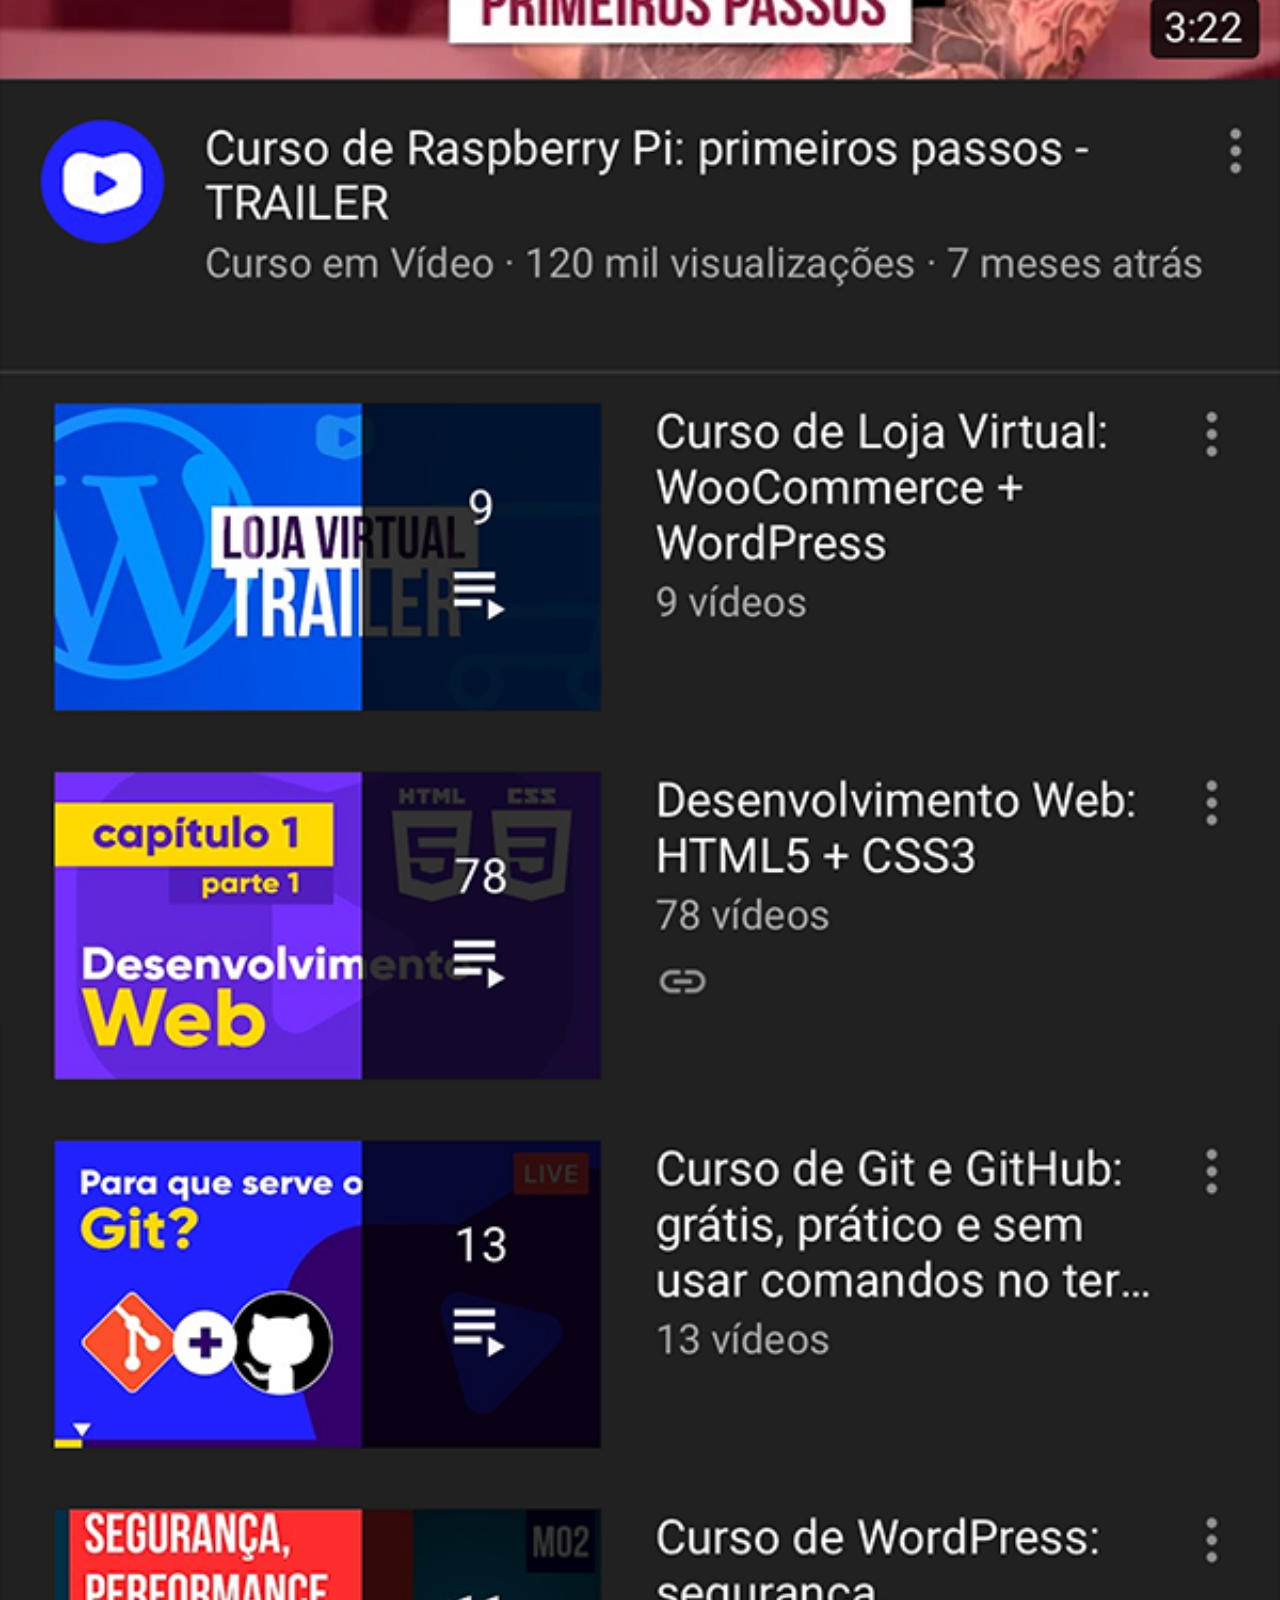
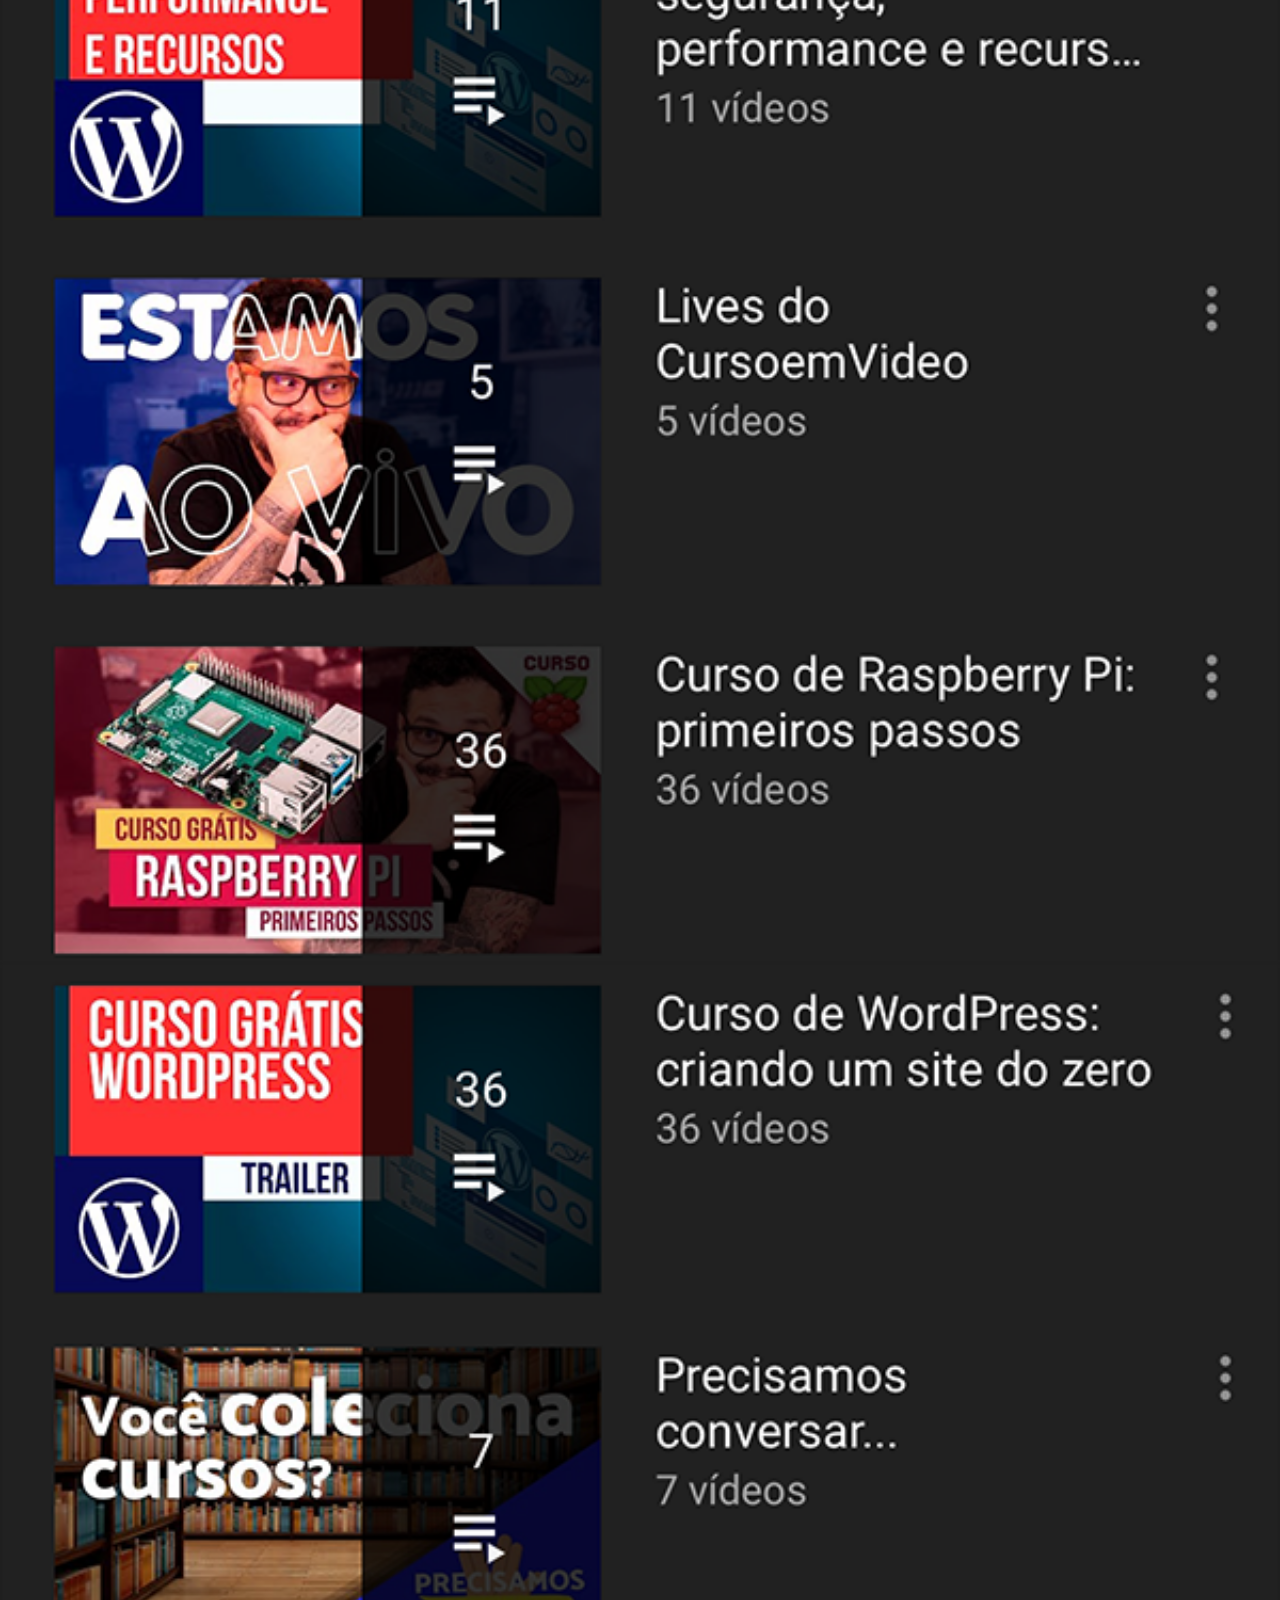
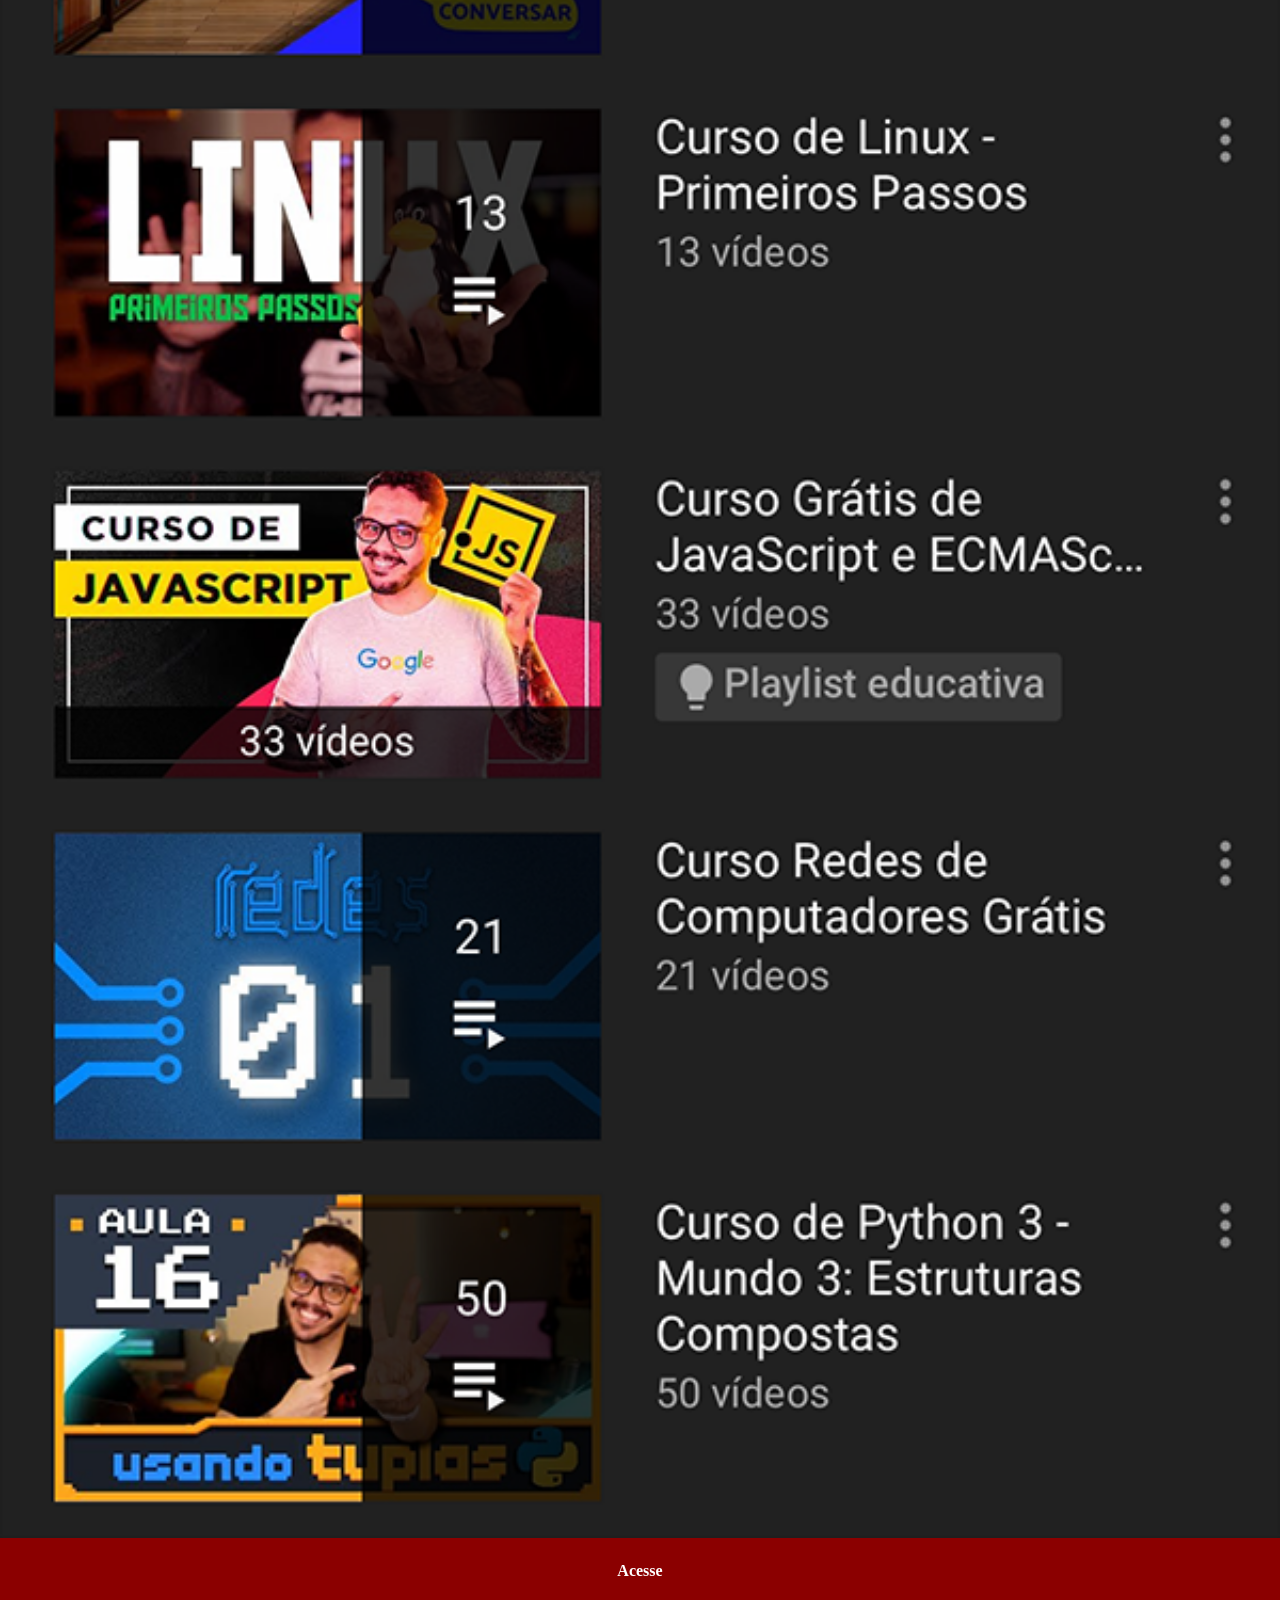
<file: Paginas/youtube.html>
<!DOCTYPE html>
<html lang="en">
<head>
    <meta charset="UTF-8">
    <meta http-equiv="X-UA-Compatible" content="IE=edge">
    <meta name="viewport" content="width=device-width, initial-scale=1.0">
    <link rel="stylesheet" href="social.css">
    <title>Youtube</title>
</head>
<body>
    <img src="../imagens/tela-youtube.png" alt="tela-youtube">
    <a href="https://youtube.com/" target="_blank">Acesse</a>
</body>
</html>
</file>
<file: estilo/style.css>
@charset "utf-8";

*{
    margin: 0px;
    padding: 0px;
}

html, body{
    width: 100vw;
    height: 100vh;
}
body{
    background-color: black;
}
main{
    position: relative;
    width: 100vw;
    height: 100vh;
    background-image: url("../imagens/fundo-madeira.jpg");
    background-position: center center;
    background-size: cover;
    background-attachment: fixed;
}
section#iphone{
    position: absolute;
    top: 50%;
    left: 50%;
    transform: translate(-50%, -50%);
    width: 311px;
    height: 550px;
    background-image: url("../imagens/frame-iphone.png");
    background-position: center center;
    background-repeat: no-repeat;
    background-size: 100% 100%;
}
iframe#tela{
    position: relative;
    top: 12.7%;
    left: 6.8%;
    height: 415px;
    width: 269px;
}
section#Botoes{
    padding-top: 10px;
    padding-right: 10px;
    text-align: right;
}
section#Botoes a > img{
    width: 50px;
    margin: 5px;
    border-radius: 50%;
    box-sizing: border-box;
    box-shadow: -3px 5px 7px rgba(0, 0, 0, 0.63) ;
}
section#Botoes img:hover{
    border: 3px solid rgba(255, 255, 255, 0.815);
    box-shadow: 3px 5px 7px black;
    transform: translate(-3px, -3px);
    transition: transform .5s, border .7s;
}
</file>
<file: Paginas/social.css>
@charset "utf-8";

*{
    margin: 0px;
    padding: 0px;
}
body{
    background-color: black;
    line-height: 0px;
}
::-webkit-scrollbar{
    width: 0px;
    height: 0px;
}
img{
    width: 100vw;
  
}
a{
    display: block;
    font-weight: bold;
    text-align: center;
    text-decoration: none;
    color: white;
    padding: 33px;
    background-color: darkred;
}
a:hover{
    background-color: red;
}
</file>
